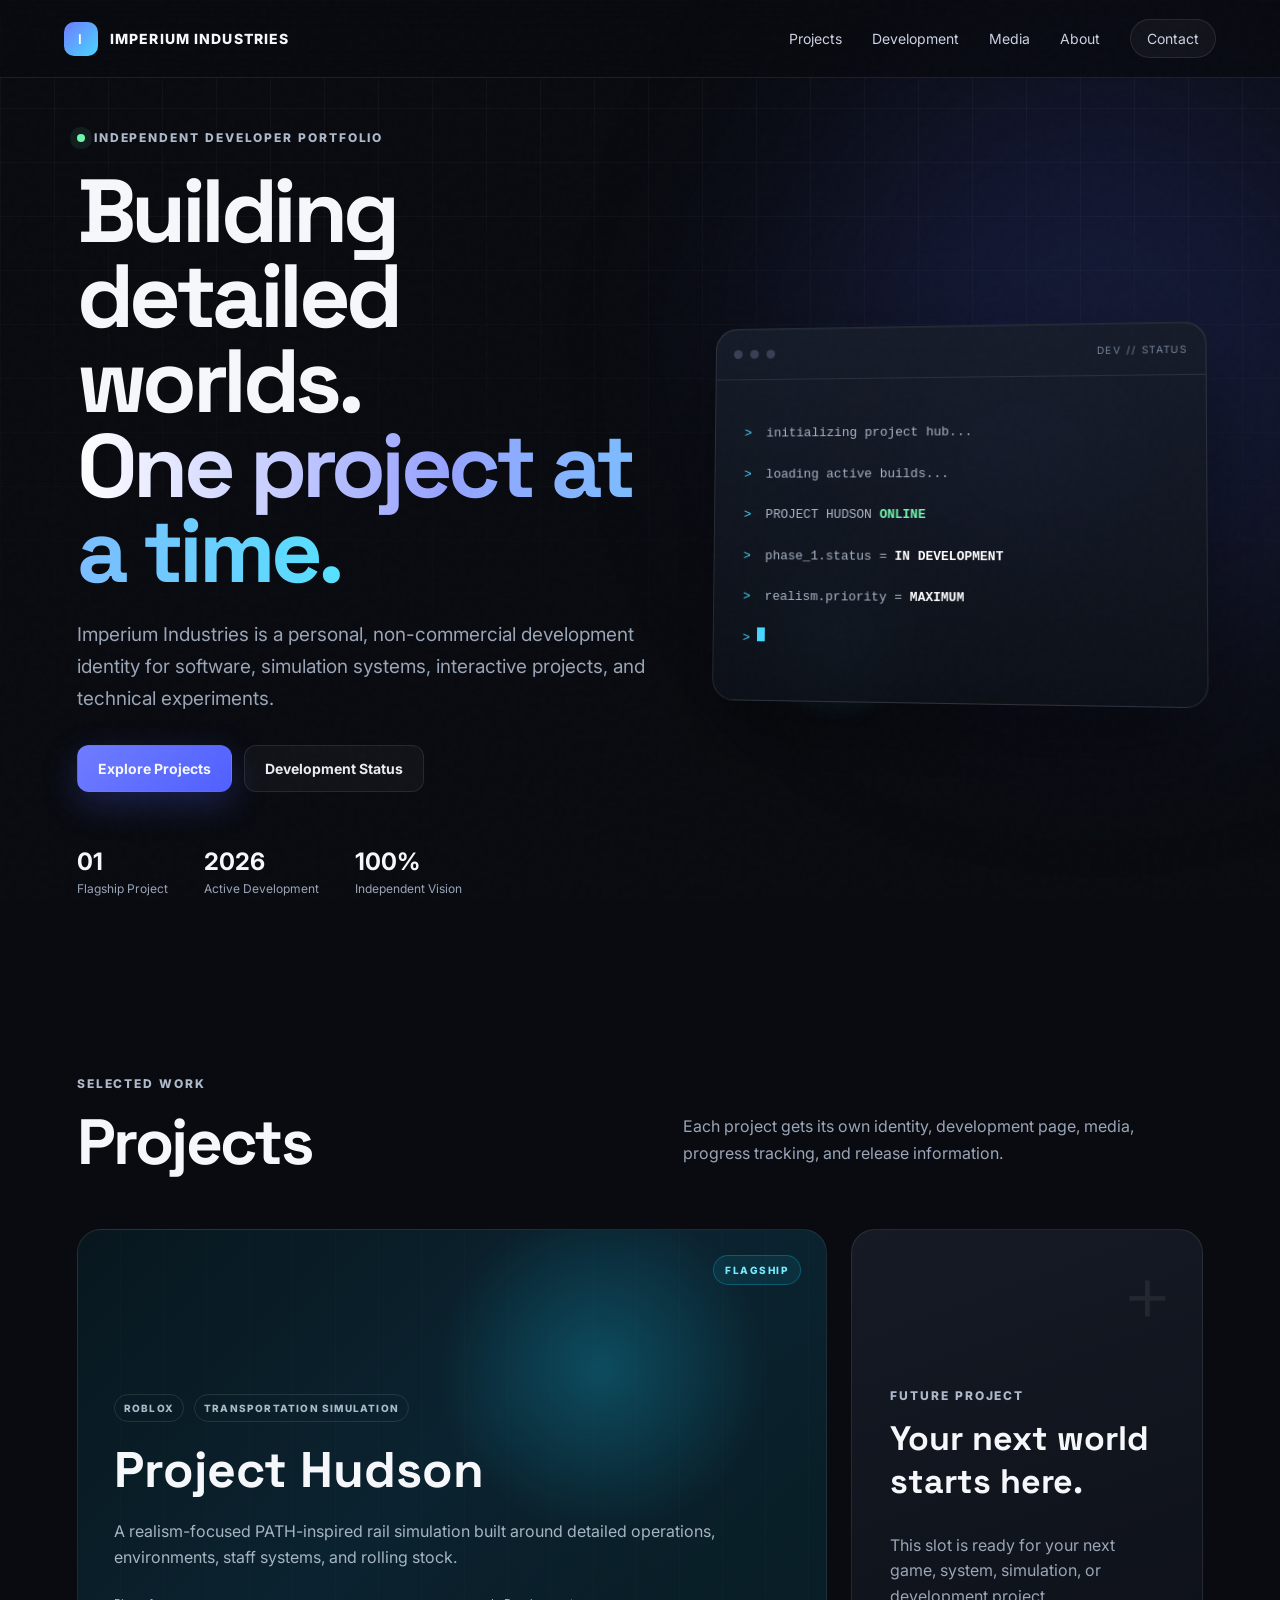
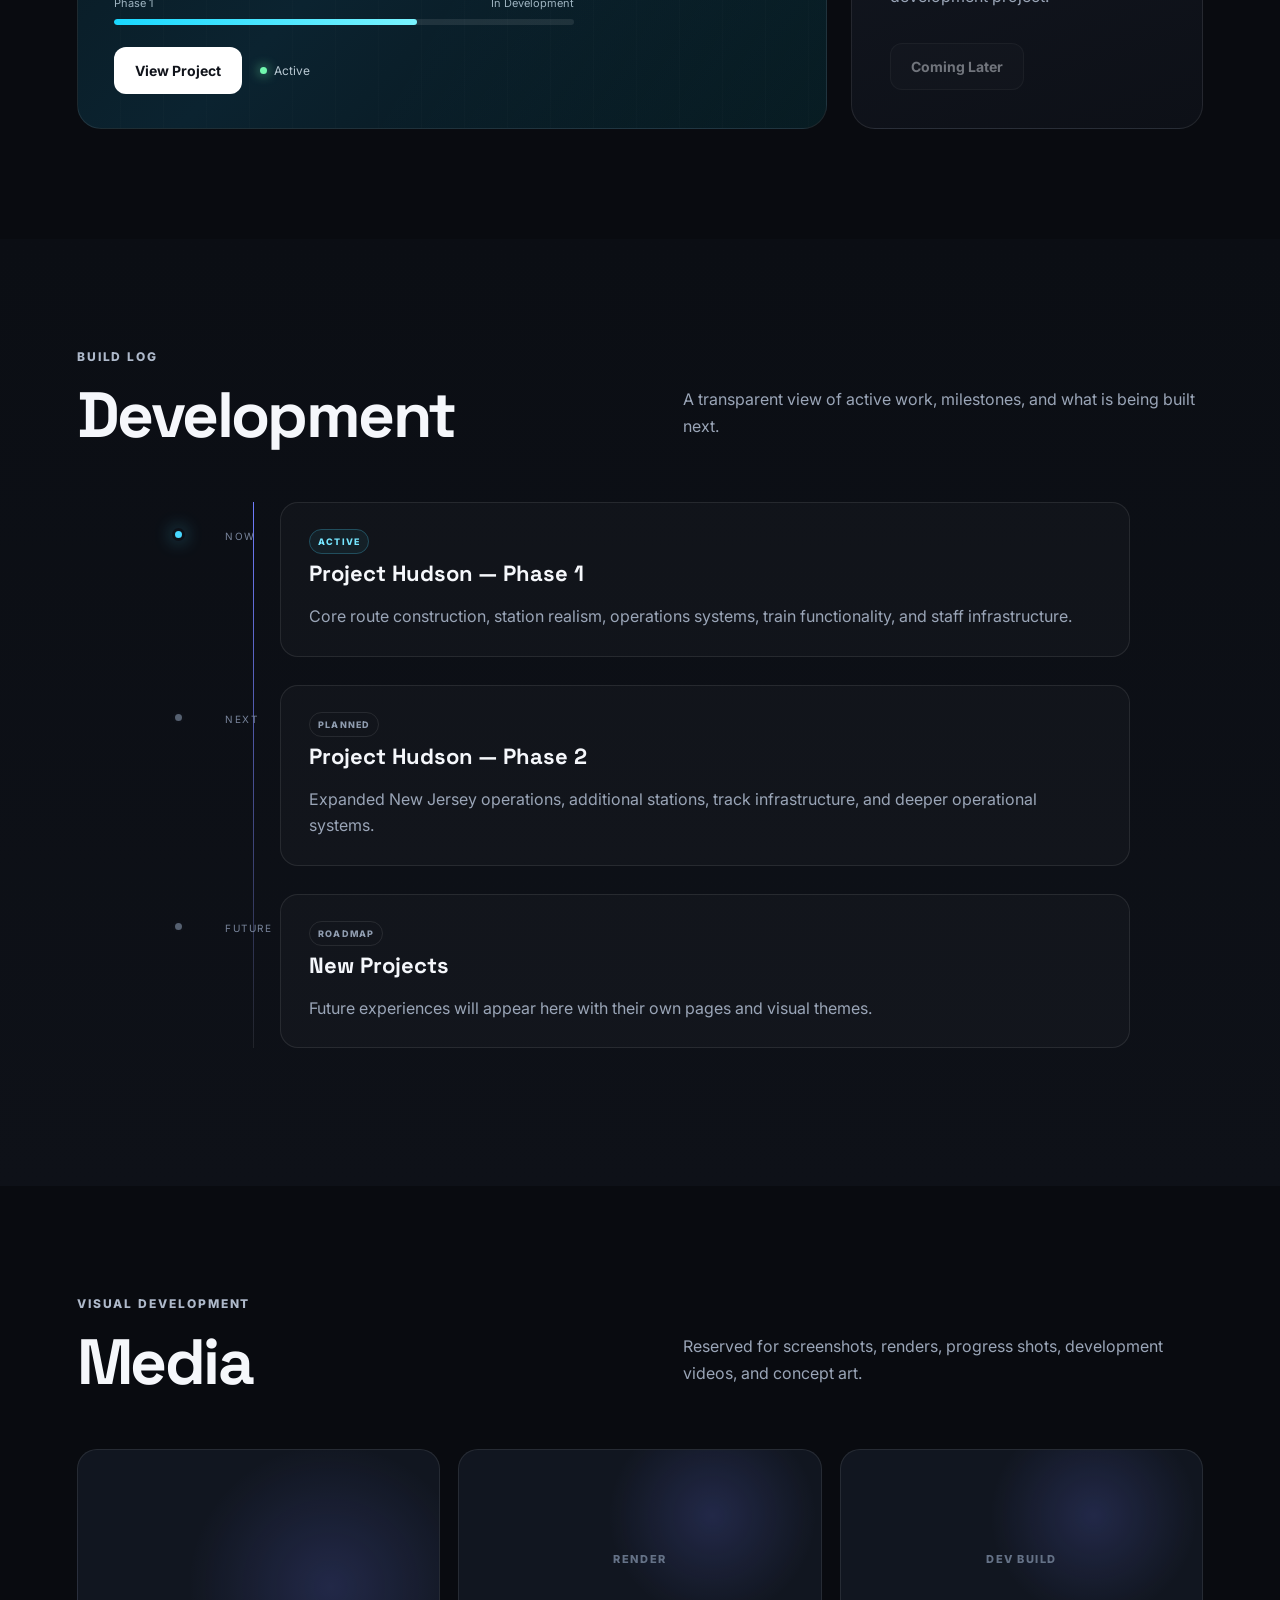
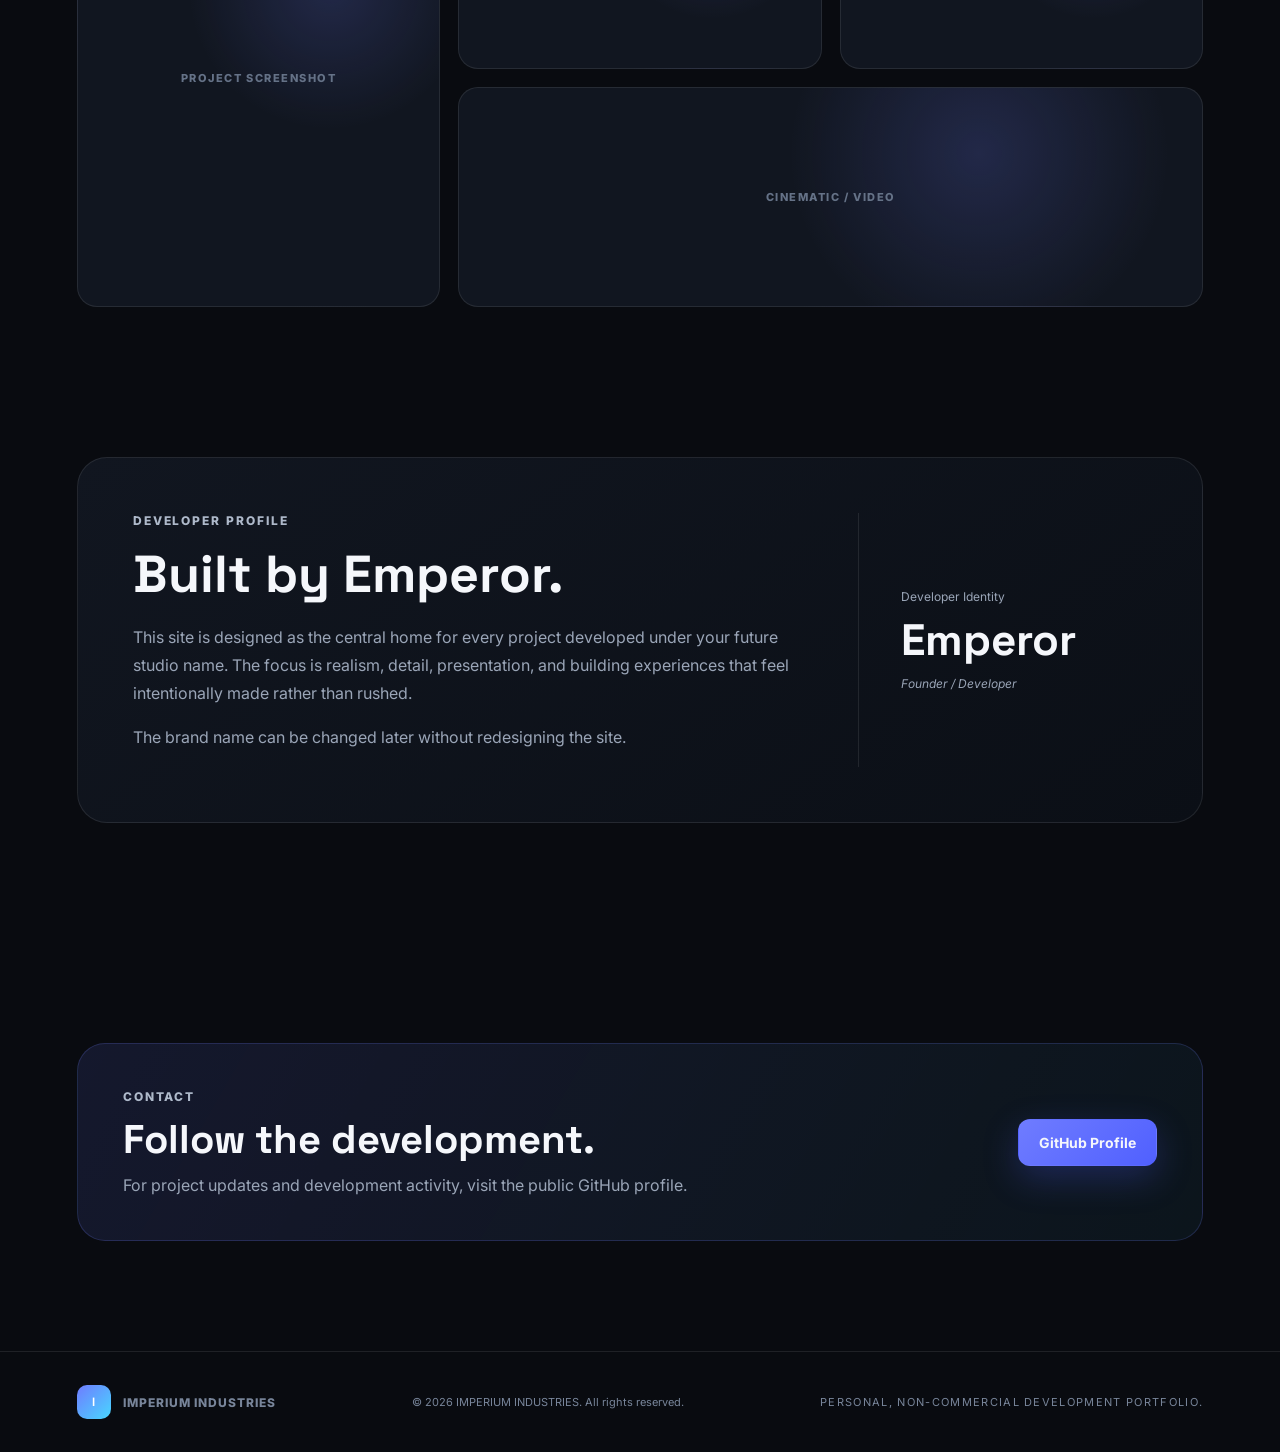
<file: index.html>
<!DOCTYPE html>
<html lang="en">
<head>
  <meta charset="UTF-8" />
  <meta name="viewport" content="width=device-width, initial-scale=1.0" />
  <meta name="description" content="Independent development studio portfolio and project hub." />
  <title>Imperium Industries | Development Projects</title>
  <link rel="preconnect" href="https://fonts.googleapis.com">
  <link rel="preconnect" href="https://fonts.gstatic.com" crossorigin>
  <link href="https://fonts.googleapis.com/css2?family=Inter:wght@400;500;600;700;800&family=Space+Grotesk:wght@500;600;700&display=swap" rel="stylesheet">
  <link rel="stylesheet" href="styles.css" />
</head>
<body>
  <div class="noise"></div>
  <header class="site-header">
    <a href="#home" class="brand" aria-label="Home">
      <span class="brand-mark">I</span>
      <span class="brand-text" data-studio-name>IMPERIUM INDUSTRIES</span>
    </a>
    <button class="menu-toggle" aria-label="Toggle navigation">☰</button>
    <nav class="nav-links">
      <a href="#projects">Projects</a>
      <a href="#development">Development</a>
      <a href="#media">Media</a>
      <a href="#about">About</a>
      <a href="#contact" class="nav-cta">Contact</a>
    </nav>
  </header>

  <main>
    <section class="hero" id="home">
      <div class="hero-grid"></div>
      <div class="hero-content reveal">
        <div class="eyebrow"><span class="status-dot"></span> Independent Developer Portfolio</div>
        <h1>Building detailed worlds.<br><span>One project at a time.</span></h1>
        <p class="hero-copy">Imperium Industries is a personal, non-commercial development identity for software, simulation systems, interactive projects, and technical experiments.</p>
        <div class="hero-actions">
          <a href="#projects" class="btn btn-primary">Explore Projects</a>
          <a href="#development" class="btn btn-secondary">Development Status</a>
        </div>
        <div class="hero-stats">
          <div><strong>01</strong><span>Flagship Project</span></div>
          <div><strong>2026</strong><span>Active Development</span></div>
          <div><strong>100%</strong><span>Independent Vision</span></div>
        </div>
      </div>
      <div class="hero-visual reveal delay-1">
        <div class="orb orb-one"></div>
        <div class="orb orb-two"></div>
        <div class="terminal-card glass-card">
          <div class="terminal-topbar">
            <span></span><span></span><span></span>
            <em>DEV // STATUS</em>
          </div>
          <div class="terminal-body">
            <p><span class="prompt">></span> initializing project hub...</p>
            <p><span class="prompt">></span> loading active builds...</p>
            <p><span class="prompt">></span> PROJECT HUDSON <b class="ok">ONLINE</b></p>
            <p><span class="prompt">></span> phase_1.status = <b>IN DEVELOPMENT</b></p>
            <p><span class="prompt">></span> realism.priority = <b>MAXIMUM</b></p>
            <p class="cursor-line"><span class="prompt">></span><span class="cursor"></span></p>
          </div>
        </div>
      </div>
    </section>

    <section class="section" id="projects">
      <div class="section-heading reveal">
        <div>
          <span class="eyebrow">Selected Work</span>
          <h2>Projects</h2>
        </div>
        <p>Each project gets its own identity, development page, media, progress tracking, and release information.</p>
      </div>

      <div class="projects-grid">
        <article class="project-card hudson reveal">
          <div class="project-card-bg"></div>
          <div class="project-badge">FLAGSHIP</div>
          <div class="project-content">
            <div class="project-meta"><span>ROBLOX</span><span>TRANSPORTATION SIMULATION</span></div>
            <h3>Project Hudson</h3>
            <p>A realism-focused PATH-inspired rail simulation built around detailed operations, environments, staff systems, and rolling stock.</p>
            <div class="project-progress">
              <div class="progress-label"><span>Phase 1</span><span>In Development</span></div>
              <div class="progress-track"><div class="progress-fill" style="width:66%"></div></div>
            </div>
            <div class="project-actions">
              <a class="btn btn-light" href="project-hudson.html">View Project</a>
              <span class="live-chip"><span></span> Active</span>
            </div>
          </div>
        </article>

        <article class="project-card placeholder-card reveal delay-1">
          <div class="placeholder-icon">+</div>
          <span class="eyebrow">Future Project</span>
          <h3>Your next world starts here.</h3>
          <p>This slot is ready for your next game, system, simulation, or development project.</p>
          <button class="btn btn-secondary" disabled>Coming Later</button>
        </article>
      </div>
    </section>

    <section class="section development-section" id="development">
      <div class="section-heading reveal">
        <div>
          <span class="eyebrow">Build Log</span>
          <h2>Development</h2>
        </div>
        <p>A transparent view of active work, milestones, and what is being built next.</p>
      </div>

      <div class="timeline reveal">
        <div class="timeline-line"></div>
        <div class="timeline-item active">
          <div class="timeline-node"></div>
          <div class="timeline-date">NOW</div>
          <div class="timeline-card">
            <span class="tag active-tag">ACTIVE</span>
            <h3>Project Hudson — Phase 1</h3>
            <p>Core route construction, station realism, operations systems, train functionality, and staff infrastructure.</p>
          </div>
        </div>
        <div class="timeline-item">
          <div class="timeline-node"></div>
          <div class="timeline-date">NEXT</div>
          <div class="timeline-card">
            <span class="tag">PLANNED</span>
            <h3>Project Hudson — Phase 2</h3>
            <p>Expanded New Jersey operations, additional stations, track infrastructure, and deeper operational systems.</p>
          </div>
        </div>
        <div class="timeline-item">
          <div class="timeline-node"></div>
          <div class="timeline-date">FUTURE</div>
          <div class="timeline-card">
            <span class="tag">ROADMAP</span>
            <h3>New Projects</h3>
            <p>Future experiences will appear here with their own pages and visual themes.</p>
          </div>
        </div>
      </div>
    </section>

    <section class="section" id="media">
      <div class="section-heading reveal">
        <div>
          <span class="eyebrow">Visual Development</span>
          <h2>Media</h2>
        </div>
        <p>Reserved for screenshots, renders, progress shots, development videos, and concept art.</p>
      </div>
      <div class="media-grid reveal">
        <div class="media-tile large"><div class="media-placeholder">PROJECT SCREENSHOT</div></div>
        <div class="media-tile"><div class="media-placeholder">RENDER</div></div>
        <div class="media-tile"><div class="media-placeholder">DEV BUILD</div></div>
        <div class="media-tile wide"><div class="media-placeholder">CINEMATIC / VIDEO</div></div>
      </div>
    </section>

    <section class="section about-section" id="about">
      <div class="about-card reveal">
        <div>
          <span class="eyebrow">Developer Profile</span>
          <h2>Built by Emperor.</h2>
          <p>This site is designed as the central home for every project developed under your future studio name. The focus is realism, detail, presentation, and building experiences that feel intentionally made rather than rushed.</p>
          <p>The brand name can be changed later without redesigning the site.</p>
        </div>
        <div class="signature-block">
          <span>Developer Identity</span>
          <strong>Emperor</strong>
          <em>Founder / Developer</em>
        </div>
      </div>
    </section>

    <section class="section contact-section" id="contact">
      <div class="contact-card reveal">
        <div>
          <span class="eyebrow">Contact</span>
          <h2>Follow the development.</h2>
          <p>For project updates and development activity, visit the public GitHub profile.</p>
        </div>
        <a href="https://github.com/KingEmperorz" class="btn btn-primary" target="_blank" rel="noopener">GitHub Profile</a>
      </div>
    </section>
  </main>

  <footer>
    <div class="brand compact"><span class="brand-mark">I</span><span data-studio-name>IMPERIUM INDUSTRIES</span></div>
    <p>© <span id="year"></span> <span data-studio-name>IMPERIUM INDUSTRIES</span>. All rights reserved.</p>
    <p class="footer-note">Personal, non-commercial development portfolio.</p>
  </footer>

  <script src="script.js"></script>
</body>
</html>
</file>
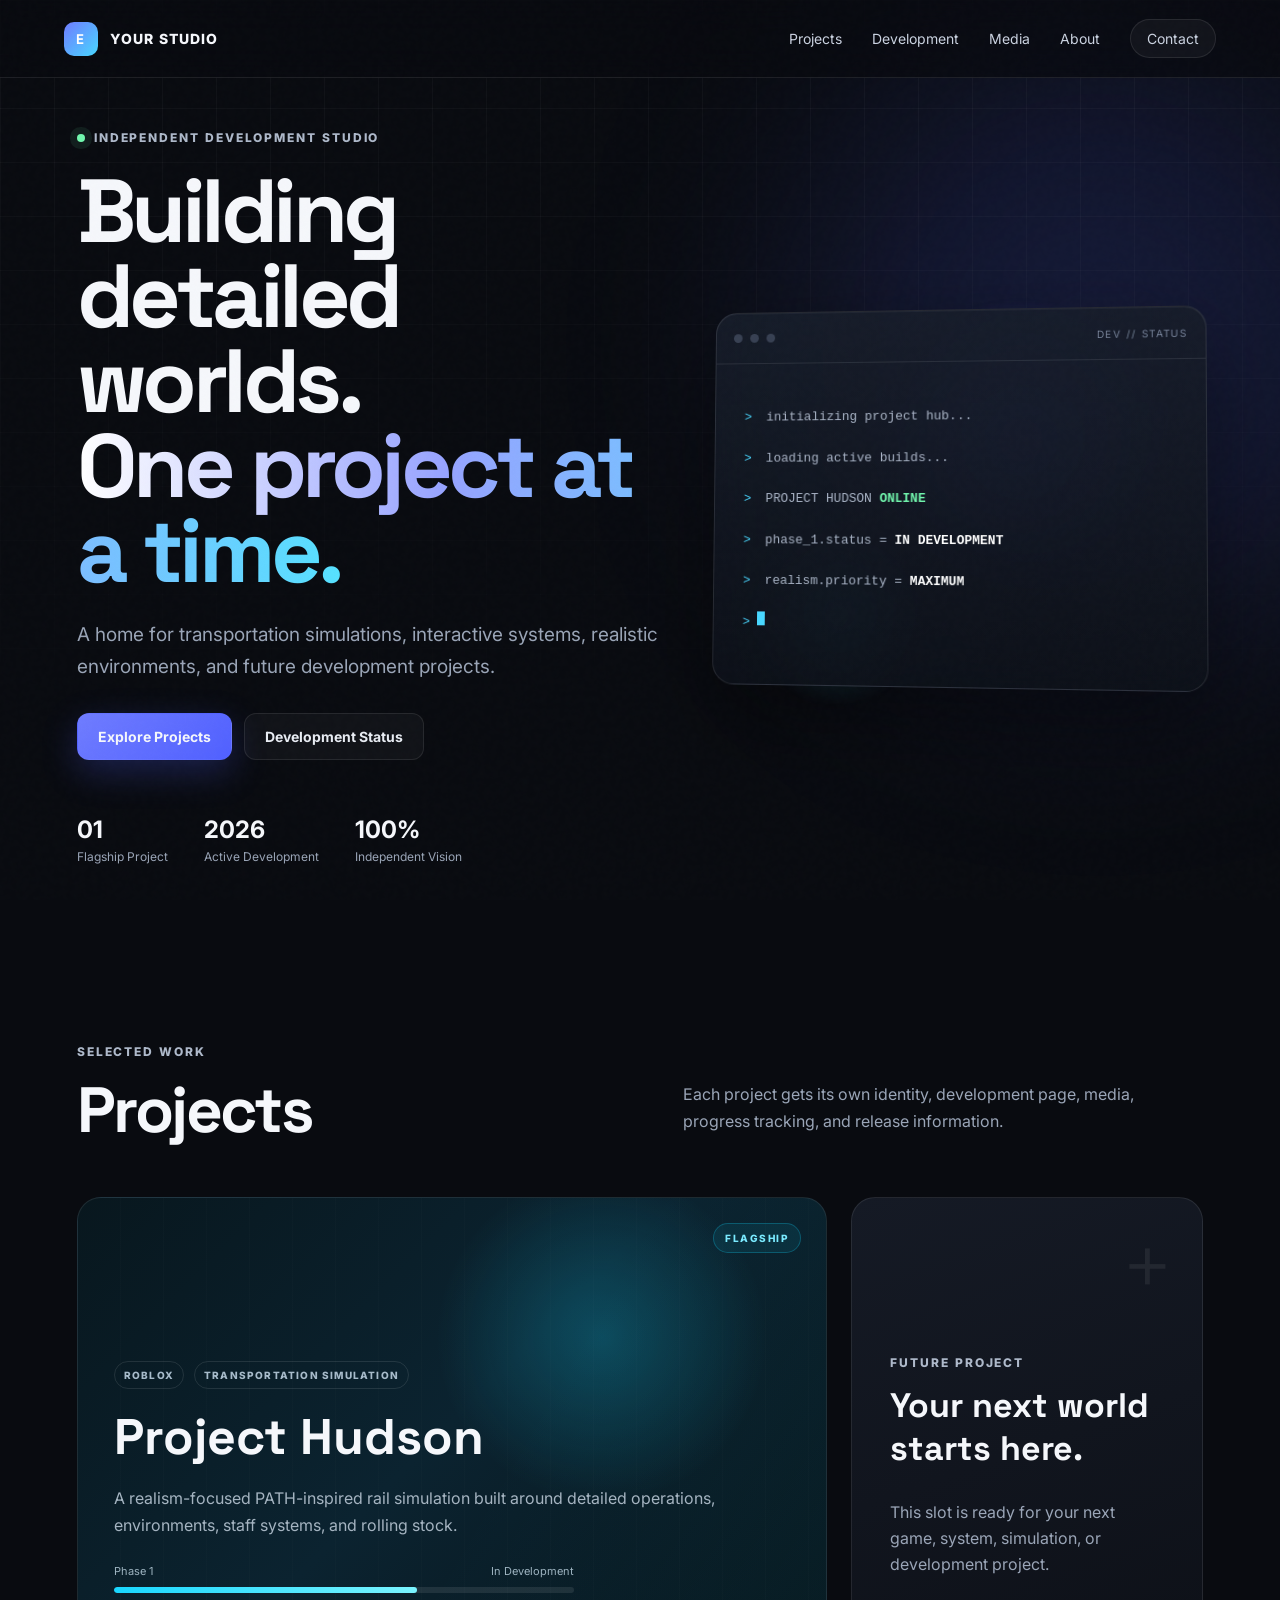
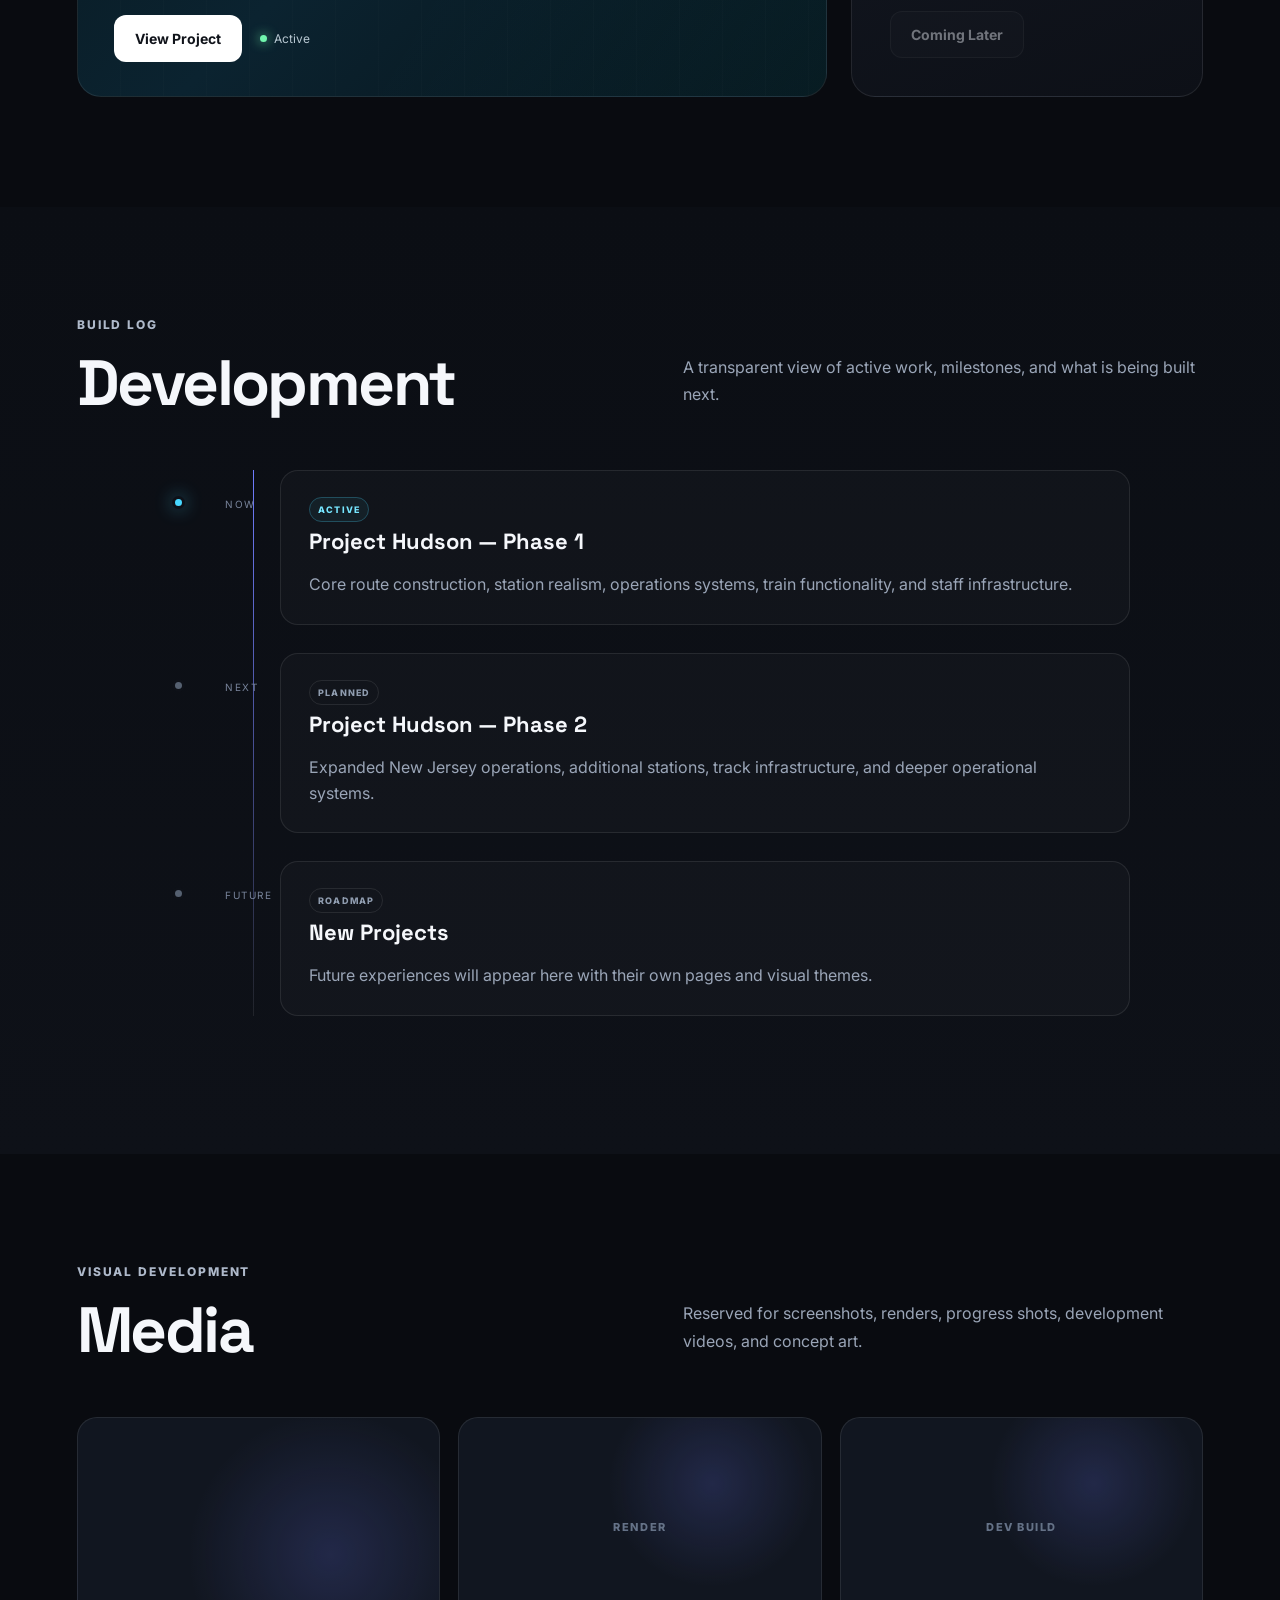
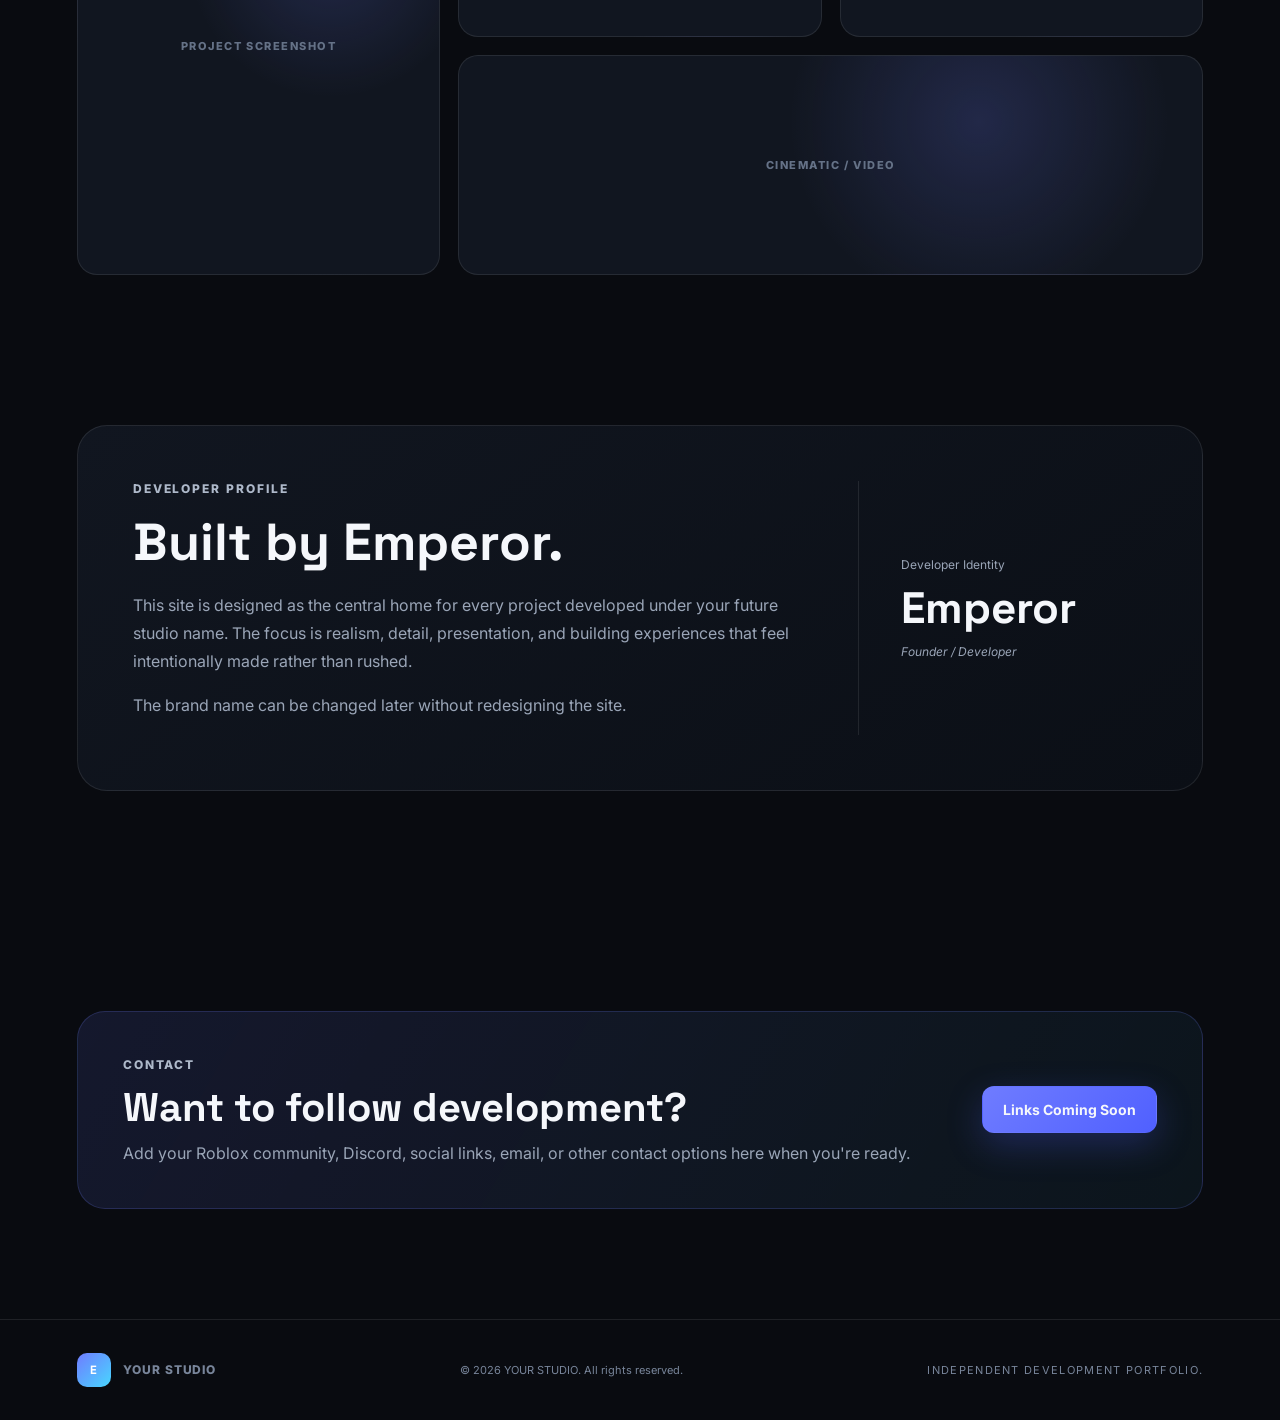
<file: emperor-dev-site/index.html>
<!DOCTYPE html>
<html lang="en">
<head>
  <meta charset="UTF-8" />
  <meta name="viewport" content="width=device-width, initial-scale=1.0" />
  <meta name="description" content="Independent development studio portfolio and project hub." />
  <title>Studio | Development Projects</title>
  <link rel="preconnect" href="https://fonts.googleapis.com">
  <link rel="preconnect" href="https://fonts.gstatic.com" crossorigin>
  <link href="https://fonts.googleapis.com/css2?family=Inter:wght@400;500;600;700;800&family=Space+Grotesk:wght@500;600;700&display=swap" rel="stylesheet">
  <link rel="stylesheet" href="styles.css" />
</head>
<body>
  <div class="noise"></div>
  <header class="site-header">
    <a href="#home" class="brand" aria-label="Home">
      <span class="brand-mark">E</span>
      <span class="brand-text" data-studio-name>YOUR STUDIO</span>
    </a>
    <button class="menu-toggle" aria-label="Toggle navigation">☰</button>
    <nav class="nav-links">
      <a href="#projects">Projects</a>
      <a href="#development">Development</a>
      <a href="#media">Media</a>
      <a href="#about">About</a>
      <a href="#contact" class="nav-cta">Contact</a>
    </nav>
  </header>

  <main>
    <section class="hero" id="home">
      <div class="hero-grid"></div>
      <div class="hero-content reveal">
        <div class="eyebrow"><span class="status-dot"></span> Independent Development Studio</div>
        <h1>Building detailed worlds.<br><span>One project at a time.</span></h1>
        <p class="hero-copy">A home for transportation simulations, interactive systems, realistic environments, and future development projects.</p>
        <div class="hero-actions">
          <a href="#projects" class="btn btn-primary">Explore Projects</a>
          <a href="#development" class="btn btn-secondary">Development Status</a>
        </div>
        <div class="hero-stats">
          <div><strong>01</strong><span>Flagship Project</span></div>
          <div><strong>2026</strong><span>Active Development</span></div>
          <div><strong>100%</strong><span>Independent Vision</span></div>
        </div>
      </div>
      <div class="hero-visual reveal delay-1">
        <div class="orb orb-one"></div>
        <div class="orb orb-two"></div>
        <div class="terminal-card glass-card">
          <div class="terminal-topbar">
            <span></span><span></span><span></span>
            <em>DEV // STATUS</em>
          </div>
          <div class="terminal-body">
            <p><span class="prompt">></span> initializing project hub...</p>
            <p><span class="prompt">></span> loading active builds...</p>
            <p><span class="prompt">></span> PROJECT HUDSON <b class="ok">ONLINE</b></p>
            <p><span class="prompt">></span> phase_1.status = <b>IN DEVELOPMENT</b></p>
            <p><span class="prompt">></span> realism.priority = <b>MAXIMUM</b></p>
            <p class="cursor-line"><span class="prompt">></span><span class="cursor"></span></p>
          </div>
        </div>
      </div>
    </section>

    <section class="section" id="projects">
      <div class="section-heading reveal">
        <div>
          <span class="eyebrow">Selected Work</span>
          <h2>Projects</h2>
        </div>
        <p>Each project gets its own identity, development page, media, progress tracking, and release information.</p>
      </div>

      <div class="projects-grid">
        <article class="project-card hudson reveal">
          <div class="project-card-bg"></div>
          <div class="project-badge">FLAGSHIP</div>
          <div class="project-content">
            <div class="project-meta"><span>ROBLOX</span><span>TRANSPORTATION SIMULATION</span></div>
            <h3>Project Hudson</h3>
            <p>A realism-focused PATH-inspired rail simulation built around detailed operations, environments, staff systems, and rolling stock.</p>
            <div class="project-progress">
              <div class="progress-label"><span>Phase 1</span><span>In Development</span></div>
              <div class="progress-track"><div class="progress-fill" style="width:66%"></div></div>
            </div>
            <div class="project-actions">
              <a class="btn btn-light" href="project-hudson.html">View Project</a>
              <span class="live-chip"><span></span> Active</span>
            </div>
          </div>
        </article>

        <article class="project-card placeholder-card reveal delay-1">
          <div class="placeholder-icon">+</div>
          <span class="eyebrow">Future Project</span>
          <h3>Your next world starts here.</h3>
          <p>This slot is ready for your next game, system, simulation, or development project.</p>
          <button class="btn btn-secondary" disabled>Coming Later</button>
        </article>
      </div>
    </section>

    <section class="section development-section" id="development">
      <div class="section-heading reveal">
        <div>
          <span class="eyebrow">Build Log</span>
          <h2>Development</h2>
        </div>
        <p>A transparent view of active work, milestones, and what is being built next.</p>
      </div>

      <div class="timeline reveal">
        <div class="timeline-line"></div>
        <div class="timeline-item active">
          <div class="timeline-node"></div>
          <div class="timeline-date">NOW</div>
          <div class="timeline-card">
            <span class="tag active-tag">ACTIVE</span>
            <h3>Project Hudson — Phase 1</h3>
            <p>Core route construction, station realism, operations systems, train functionality, and staff infrastructure.</p>
          </div>
        </div>
        <div class="timeline-item">
          <div class="timeline-node"></div>
          <div class="timeline-date">NEXT</div>
          <div class="timeline-card">
            <span class="tag">PLANNED</span>
            <h3>Project Hudson — Phase 2</h3>
            <p>Expanded New Jersey operations, additional stations, track infrastructure, and deeper operational systems.</p>
          </div>
        </div>
        <div class="timeline-item">
          <div class="timeline-node"></div>
          <div class="timeline-date">FUTURE</div>
          <div class="timeline-card">
            <span class="tag">ROADMAP</span>
            <h3>New Projects</h3>
            <p>Future experiences will appear here with their own pages and visual themes.</p>
          </div>
        </div>
      </div>
    </section>

    <section class="section" id="media">
      <div class="section-heading reveal">
        <div>
          <span class="eyebrow">Visual Development</span>
          <h2>Media</h2>
        </div>
        <p>Reserved for screenshots, renders, progress shots, development videos, and concept art.</p>
      </div>
      <div class="media-grid reveal">
        <div class="media-tile large"><div class="media-placeholder">PROJECT SCREENSHOT</div></div>
        <div class="media-tile"><div class="media-placeholder">RENDER</div></div>
        <div class="media-tile"><div class="media-placeholder">DEV BUILD</div></div>
        <div class="media-tile wide"><div class="media-placeholder">CINEMATIC / VIDEO</div></div>
      </div>
    </section>

    <section class="section about-section" id="about">
      <div class="about-card reveal">
        <div>
          <span class="eyebrow">Developer Profile</span>
          <h2>Built by Emperor.</h2>
          <p>This site is designed as the central home for every project developed under your future studio name. The focus is realism, detail, presentation, and building experiences that feel intentionally made rather than rushed.</p>
          <p>The brand name can be changed later without redesigning the site.</p>
        </div>
        <div class="signature-block">
          <span>Developer Identity</span>
          <strong>Emperor</strong>
          <em>Founder / Developer</em>
        </div>
      </div>
    </section>

    <section class="section contact-section" id="contact">
      <div class="contact-card reveal">
        <div>
          <span class="eyebrow">Contact</span>
          <h2>Want to follow development?</h2>
          <p>Add your Roblox community, Discord, social links, email, or other contact options here when you're ready.</p>
        </div>
        <a href="#" class="btn btn-primary" onclick="return false;">Links Coming Soon</a>
      </div>
    </section>
  </main>

  <footer>
    <div class="brand compact"><span class="brand-mark">E</span><span data-studio-name>YOUR STUDIO</span></div>
    <p>© <span id="year"></span> <span data-studio-name>YOUR STUDIO</span>. All rights reserved.</p>
    <p class="footer-note">Independent development portfolio.</p>
  </footer>

  <script src="script.js"></script>
</body>
</html>
</file>
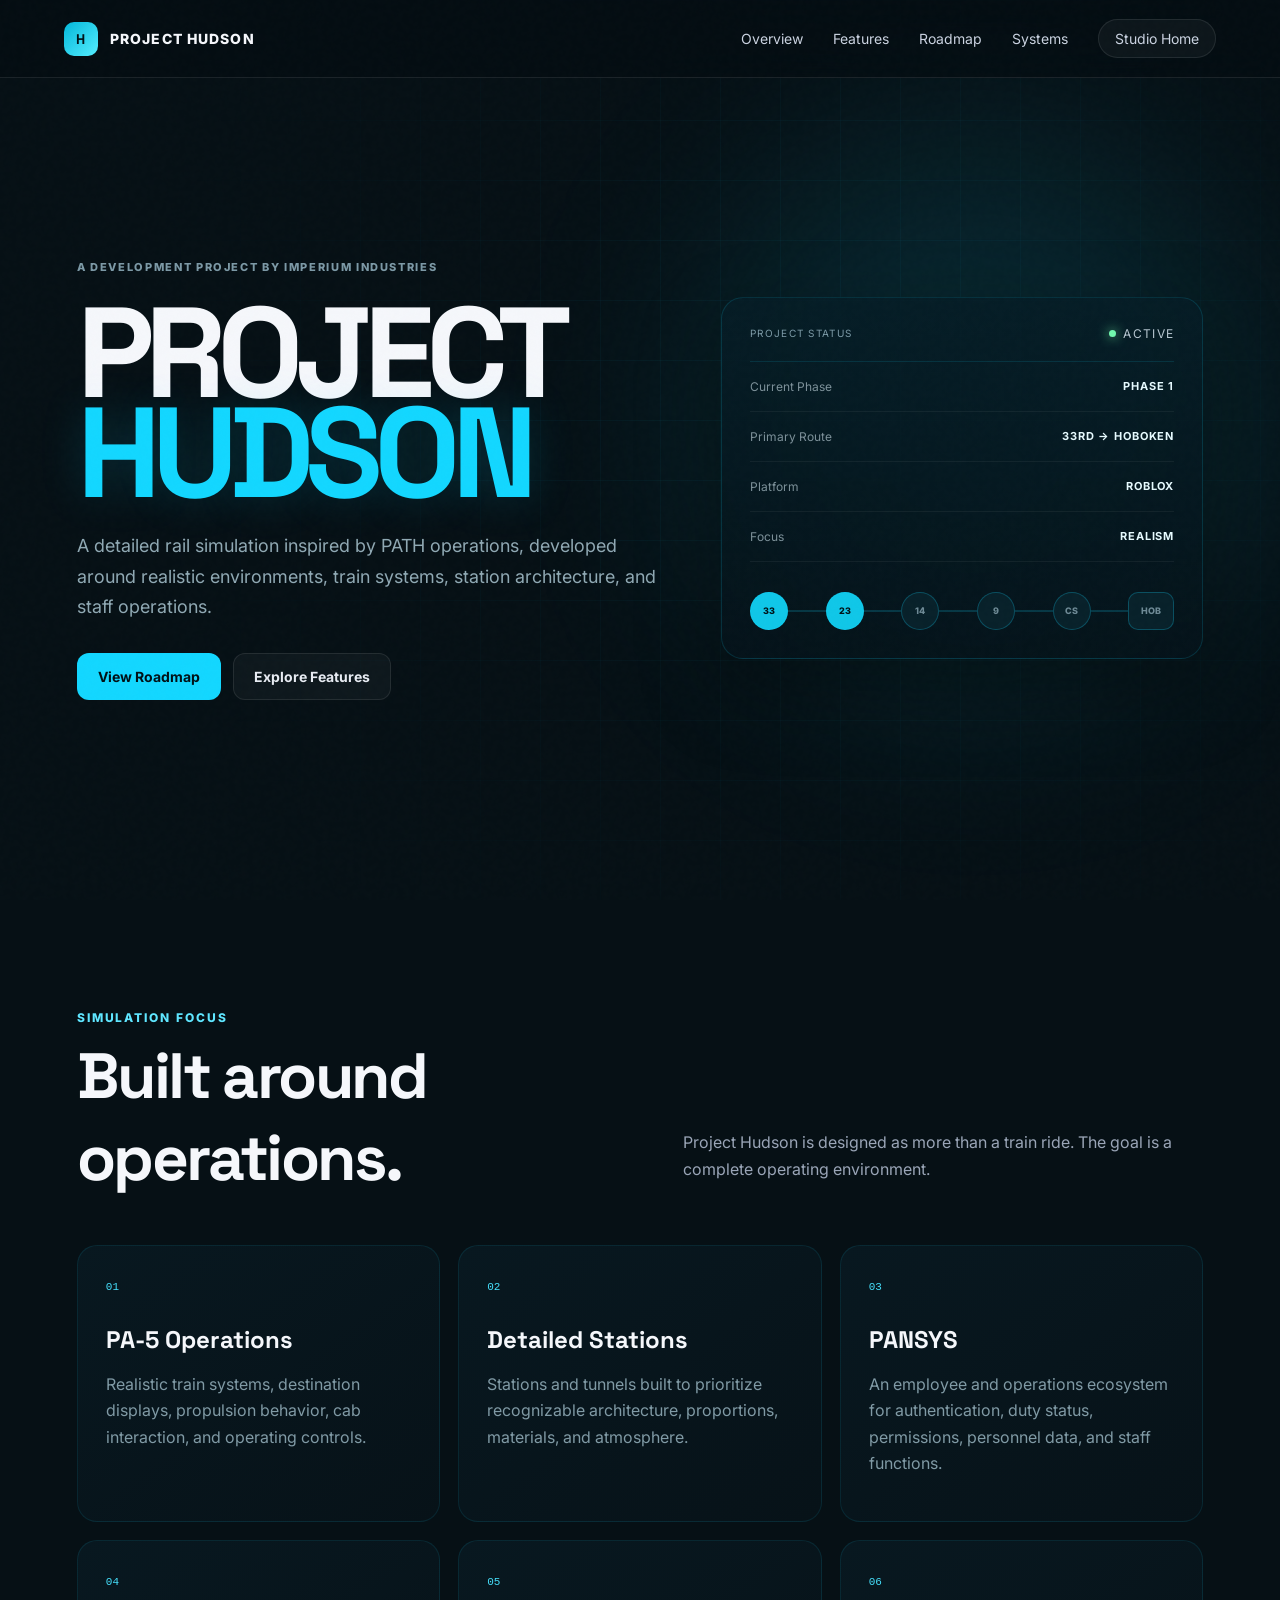
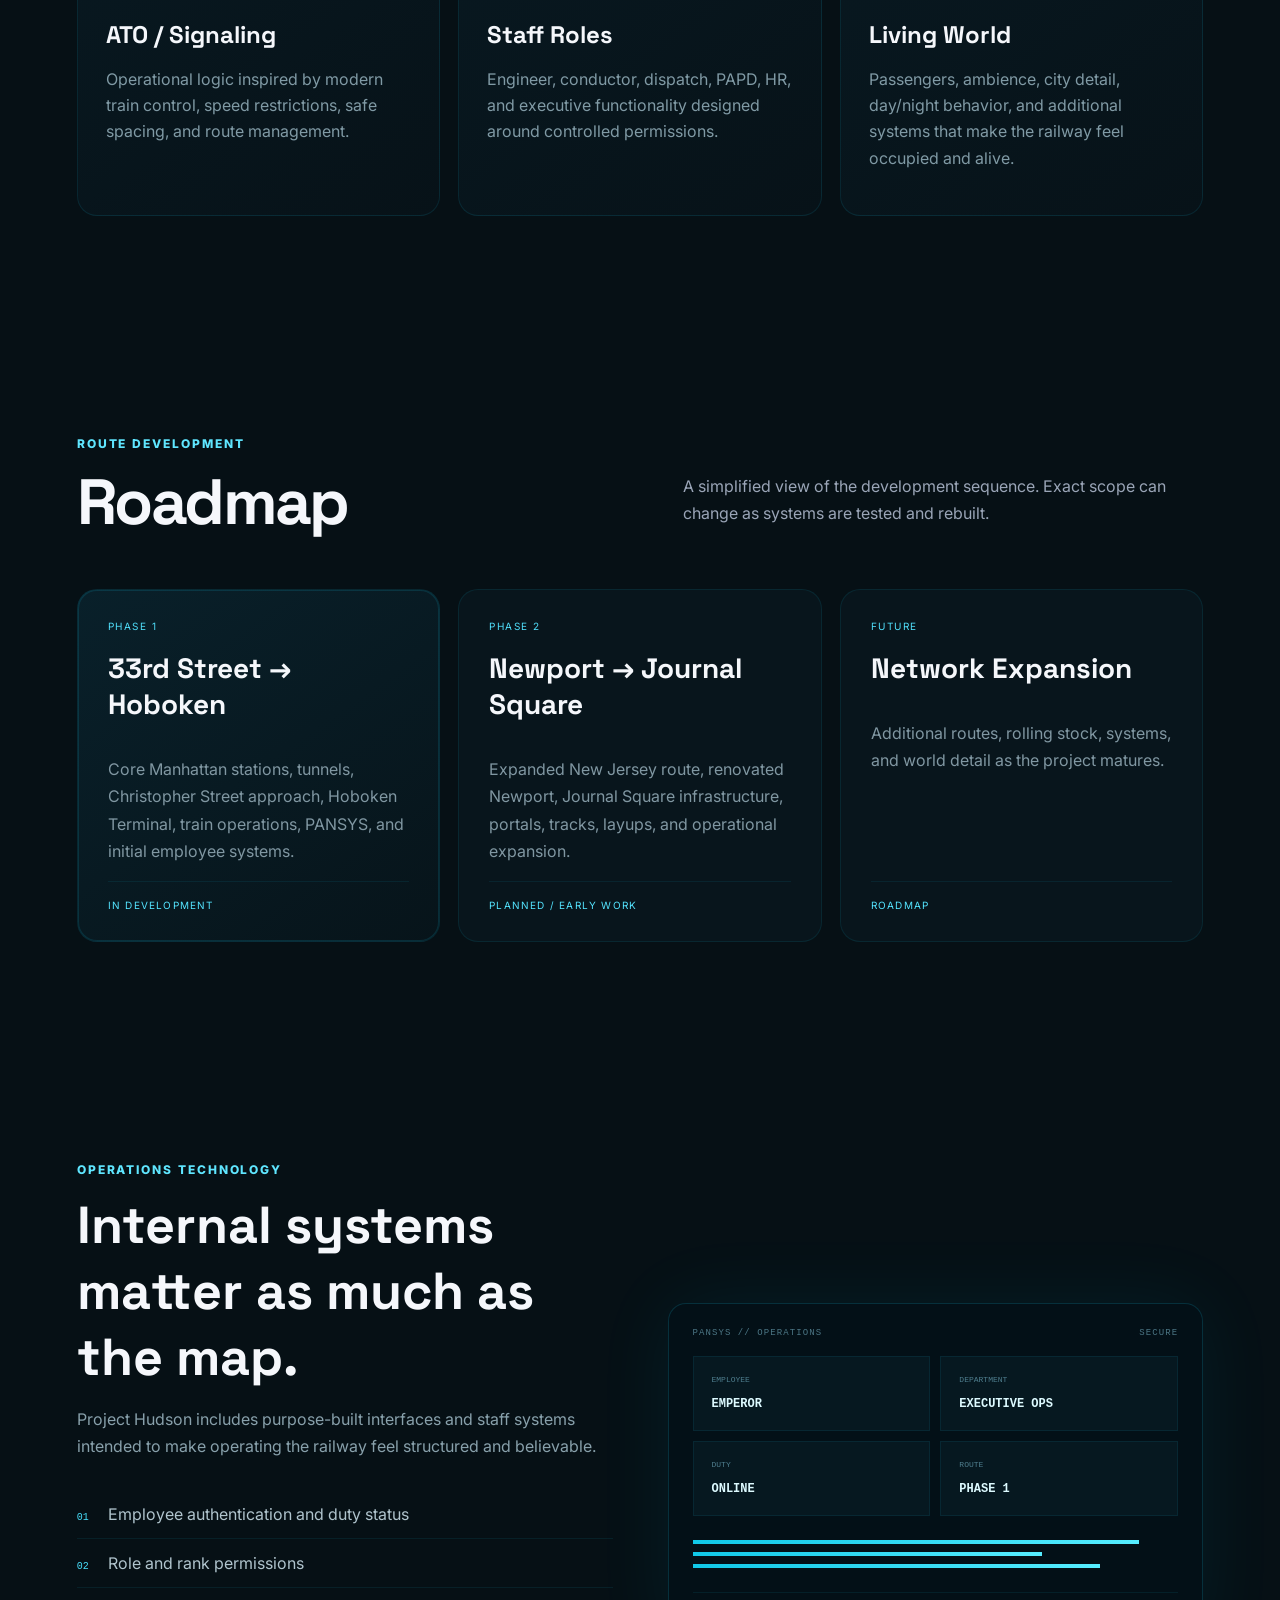
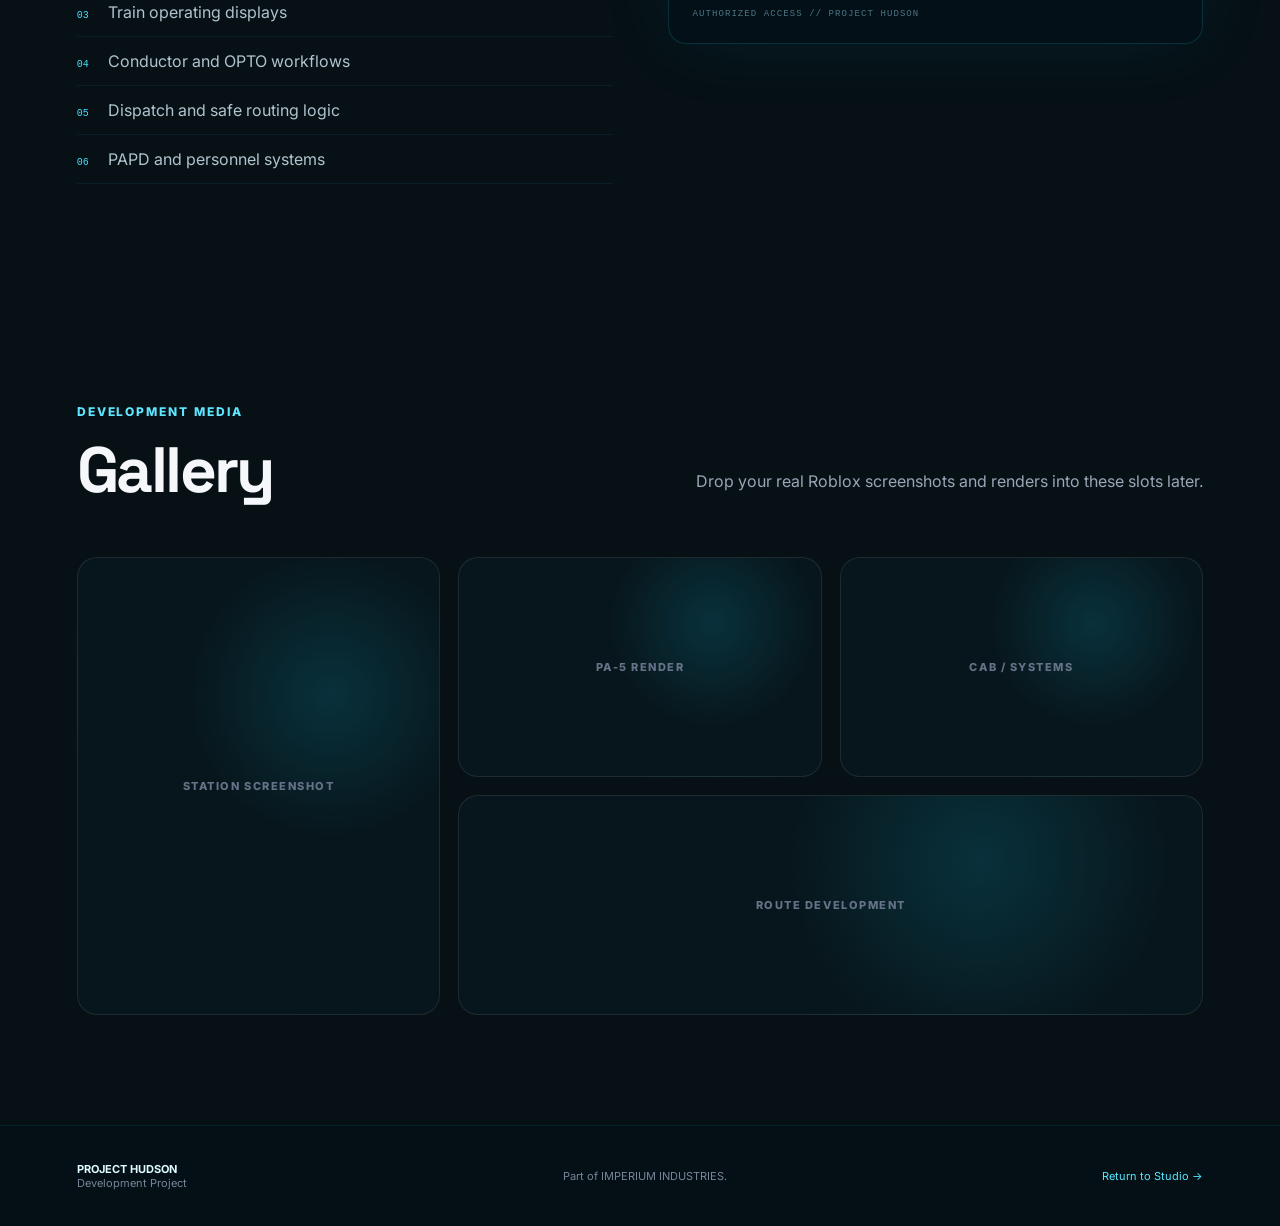
<file: project-hudson.html>
<!DOCTYPE html>
<html lang="en">
<head>
  <meta charset="UTF-8" />
  <meta name="viewport" content="width=device-width, initial-scale=1.0" />
  <meta name="description" content="Project Hudson development page." />
  <title>Project Hudson | Imperium Industries</title>
  <link rel="preconnect" href="https://fonts.googleapis.com">
  <link rel="preconnect" href="https://fonts.gstatic.com" crossorigin>
  <link href="https://fonts.googleapis.com/css2?family=Inter:wght@400;500;600;700;800&family=Space+Grotesk:wght@500;600;700&display=swap" rel="stylesheet">
  <link rel="stylesheet" href="styles.css" />
</head>
<body class="hudson-page">
  <div class="noise"></div>
  <header class="site-header hudson-header">
    <a href="index.html" class="brand"><span class="brand-mark hudson-mark">H</span><span>PROJECT HUDSON</span></a>
    <button class="menu-toggle" aria-label="Toggle navigation">☰</button>
    <nav class="nav-links">
      <a href="#overview">Overview</a>
      <a href="#features">Features</a>
      <a href="#roadmap">Roadmap</a>
      <a href="#systems">Systems</a>
      <a href="index.html" class="nav-cta">Studio Home</a>
    </nav>
  </header>

  <main>
    <section class="hudson-hero" id="overview">
      <div class="hudson-lines"></div>
      <div class="hudson-hero-content reveal">
        <span class="project-kicker">A DEVELOPMENT PROJECT BY <span data-studio-name>IMPERIUM INDUSTRIES</span></span>
        <h1>PROJECT<br><span>HUDSON</span></h1>
        <p>A detailed rail simulation inspired by PATH operations, developed around realistic environments, train systems, station architecture, and staff operations.</p>
        <div class="hero-actions">
          <a href="#roadmap" class="btn hudson-btn">View Roadmap</a>
          <a href="#features" class="btn btn-secondary">Explore Features</a>
        </div>
      </div>
      <div class="hudson-status-panel reveal delay-1">
        <div class="status-panel-head"><span>PROJECT STATUS</span><span class="live-chip"><span></span> ACTIVE</span></div>
        <div class="status-row"><span>Current Phase</span><strong>PHASE 1</strong></div>
        <div class="status-row"><span>Primary Route</span><strong>33RD → HOBOKEN</strong></div>
        <div class="status-row"><span>Platform</span><strong>ROBLOX</strong></div>
        <div class="status-row"><span>Focus</span><strong>REALISM</strong></div>
        <div class="route-line">
          <span class="station done">33</span><i></i><span class="station done">23</span><i></i><span class="station">14</span><i></i><span class="station">9</span><i></i><span class="station">CS</span><i></i><span class="station terminal">HOB</span>
        </div>
      </div>
    </section>

    <section class="section hudson-section" id="features">
      <div class="section-heading reveal">
        <div><span class="eyebrow cyan">Simulation Focus</span><h2>Built around operations.</h2></div>
        <p>Project Hudson is designed as more than a train ride. The goal is a complete operating environment.</p>
      </div>
      <div class="feature-grid">
        <div class="feature-card reveal"><span class="feature-number">01</span><h3>PA-5 Operations</h3><p>Realistic train systems, destination displays, propulsion behavior, cab interaction, and operating controls.</p></div>
        <div class="feature-card reveal delay-1"><span class="feature-number">02</span><h3>Detailed Stations</h3><p>Stations and tunnels built to prioritize recognizable architecture, proportions, materials, and atmosphere.</p></div>
        <div class="feature-card reveal delay-2"><span class="feature-number">03</span><h3>PANSYS</h3><p>An employee and operations ecosystem for authentication, duty status, permissions, personnel data, and staff functions.</p></div>
        <div class="feature-card reveal"><span class="feature-number">04</span><h3>ATO / Signaling</h3><p>Operational logic inspired by modern train control, speed restrictions, safe spacing, and route management.</p></div>
        <div class="feature-card reveal delay-1"><span class="feature-number">05</span><h3>Staff Roles</h3><p>Engineer, conductor, dispatch, PAPD, HR, and executive functionality designed around controlled permissions.</p></div>
        <div class="feature-card reveal delay-2"><span class="feature-number">06</span><h3>Living World</h3><p>Passengers, ambience, city detail, day/night behavior, and additional systems that make the railway feel occupied and alive.</p></div>
      </div>
    </section>

    <section class="section hudson-section" id="roadmap">
      <div class="section-heading reveal">
        <div><span class="eyebrow cyan">Route Development</span><h2>Roadmap</h2></div>
        <p>A simplified view of the development sequence. Exact scope can change as systems are tested and rebuilt.</p>
      </div>
      <div class="roadmap-grid">
        <div class="roadmap-card active reveal"><span>PHASE 1</span><h3>33rd Street → Hoboken</h3><p>Core Manhattan stations, tunnels, Christopher Street approach, Hoboken Terminal, train operations, PANSYS, and initial employee systems.</p><div class="roadmap-state">IN DEVELOPMENT</div></div>
        <div class="roadmap-card reveal delay-1"><span>PHASE 2</span><h3>Newport → Journal Square</h3><p>Expanded New Jersey route, renovated Newport, Journal Square infrastructure, portals, tracks, layups, and operational expansion.</p><div class="roadmap-state">PLANNED / EARLY WORK</div></div>
        <div class="roadmap-card reveal delay-2"><span>FUTURE</span><h3>Network Expansion</h3><p>Additional routes, rolling stock, systems, and world detail as the project matures.</p><div class="roadmap-state">ROADMAP</div></div>
      </div>
    </section>

    <section class="section hudson-section" id="systems">
      <div class="systems-layout reveal">
        <div class="systems-copy">
          <span class="eyebrow cyan">Operations Technology</span>
          <h2>Internal systems matter as much as the map.</h2>
          <p>Project Hudson includes purpose-built interfaces and staff systems intended to make operating the railway feel structured and believable.</p>
          <ul class="systems-list">
            <li><span>01</span> Employee authentication and duty status</li>
            <li><span>02</span> Role and rank permissions</li>
            <li><span>03</span> Train operating displays</li>
            <li><span>04</span> Conductor and OPTO workflows</li>
            <li><span>05</span> Dispatch and safe routing logic</li>
            <li><span>06</span> PAPD and personnel systems</li>
          </ul>
        </div>
        <div class="systems-screen">
          <div class="screen-head"><span>PANSYS // OPERATIONS</span><span>SECURE</span></div>
          <div class="screen-grid">
            <div><small>EMPLOYEE</small><strong>EMPEROR</strong></div>
            <div><small>DEPARTMENT</small><strong>EXECUTIVE OPS</strong></div>
            <div><small>DUTY</small><strong class="ok">ONLINE</strong></div>
            <div><small>ROUTE</small><strong>PHASE 1</strong></div>
          </div>
          <div class="screen-bars"><span style="width:92%"></span><span style="width:72%"></span><span style="width:84%"></span></div>
          <div class="screen-footer">AUTHORIZED ACCESS // PROJECT HUDSON</div>
        </div>
      </div>
    </section>

    <section class="section hudson-gallery">
      <div class="section-heading reveal">
        <div><span class="eyebrow cyan">Development Media</span><h2>Gallery</h2></div>
        <p>Drop your real Roblox screenshots and renders into these slots later.</p>
      </div>
      <div class="media-grid reveal">
        <div class="media-tile large hudson-media"><div class="media-placeholder">STATION SCREENSHOT</div></div>
        <div class="media-tile hudson-media"><div class="media-placeholder">PA-5 RENDER</div></div>
        <div class="media-tile hudson-media"><div class="media-placeholder">CAB / SYSTEMS</div></div>
        <div class="media-tile wide hudson-media"><div class="media-placeholder">ROUTE DEVELOPMENT</div></div>
      </div>
    </section>
  </main>

  <footer class="hudson-footer">
    <div><strong>PROJECT HUDSON</strong><span>Development Project</span></div>
    <p>Part of <span data-studio-name>IMPERIUM INDUSTRIES</span>.</p>
    <a href="index.html">Return to Studio →</a>
  </footer>

  <script src="script.js"></script>
</body>
</html>
</file>
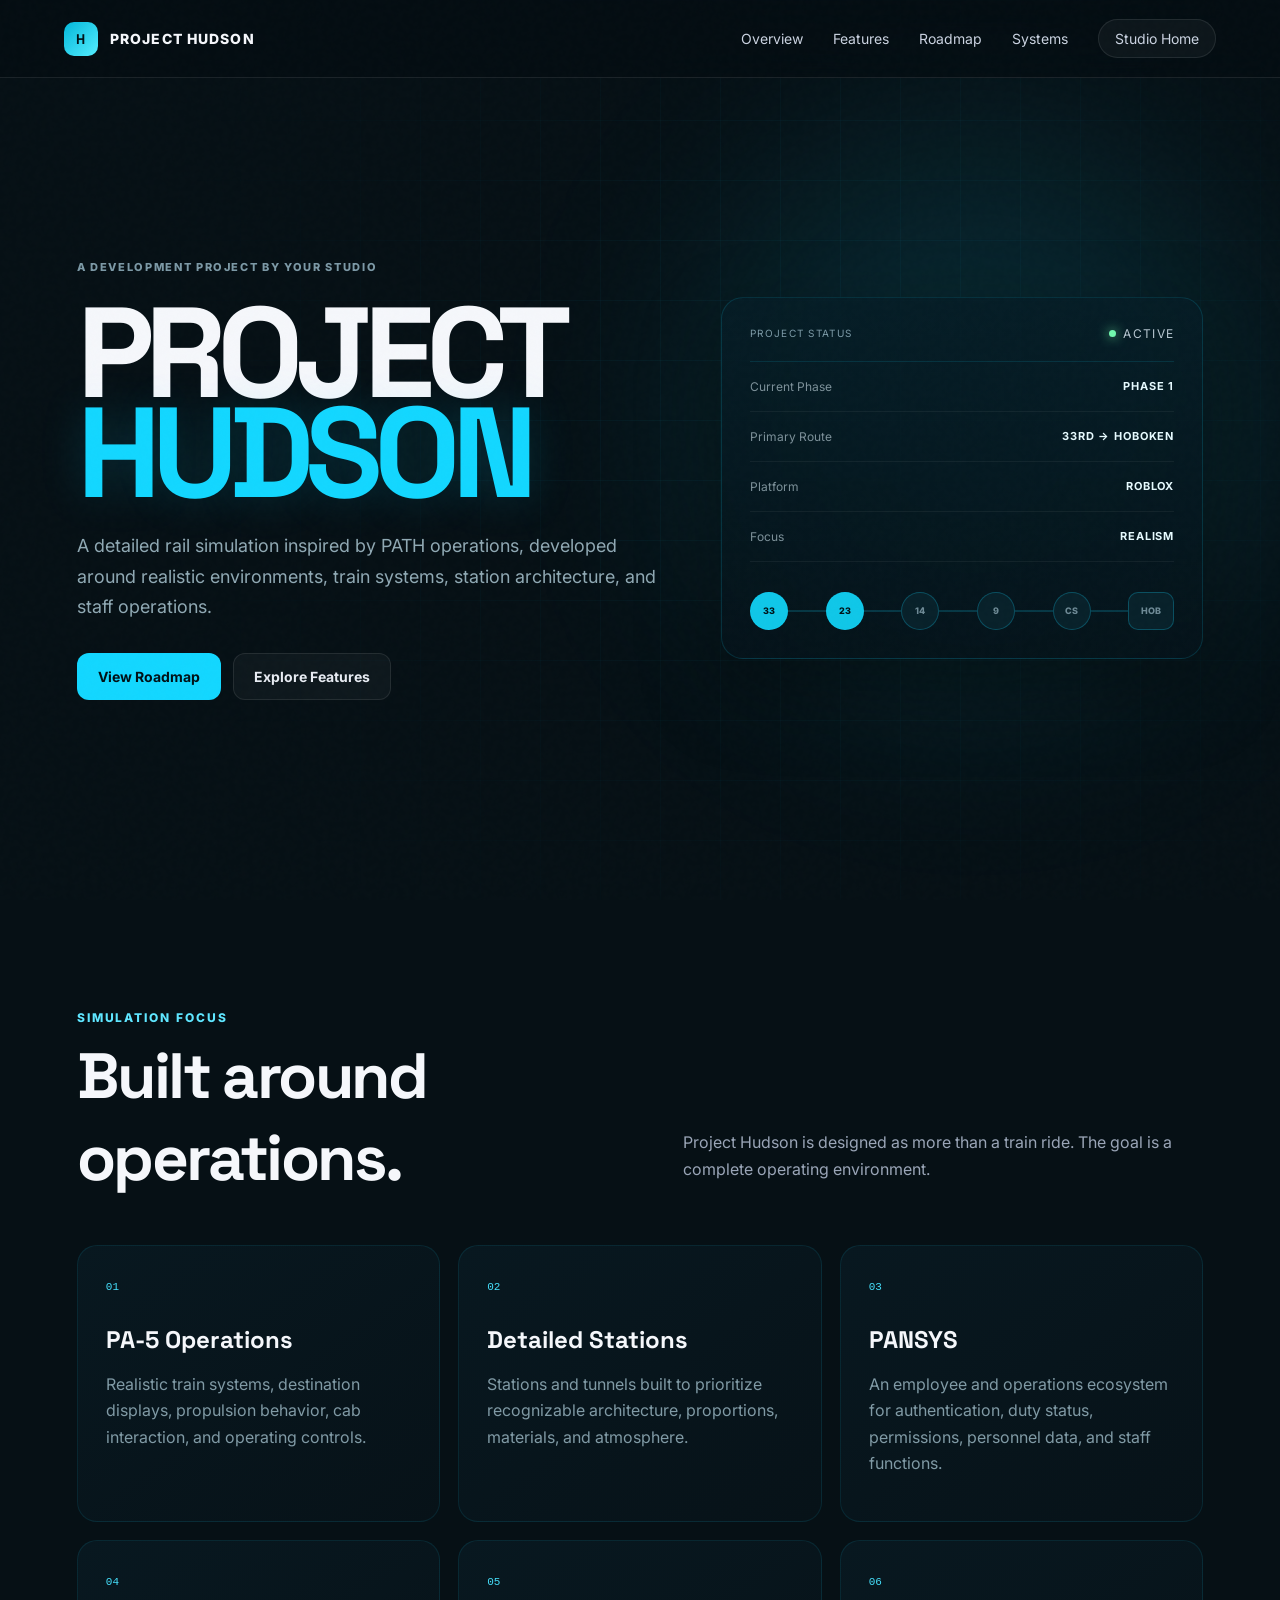
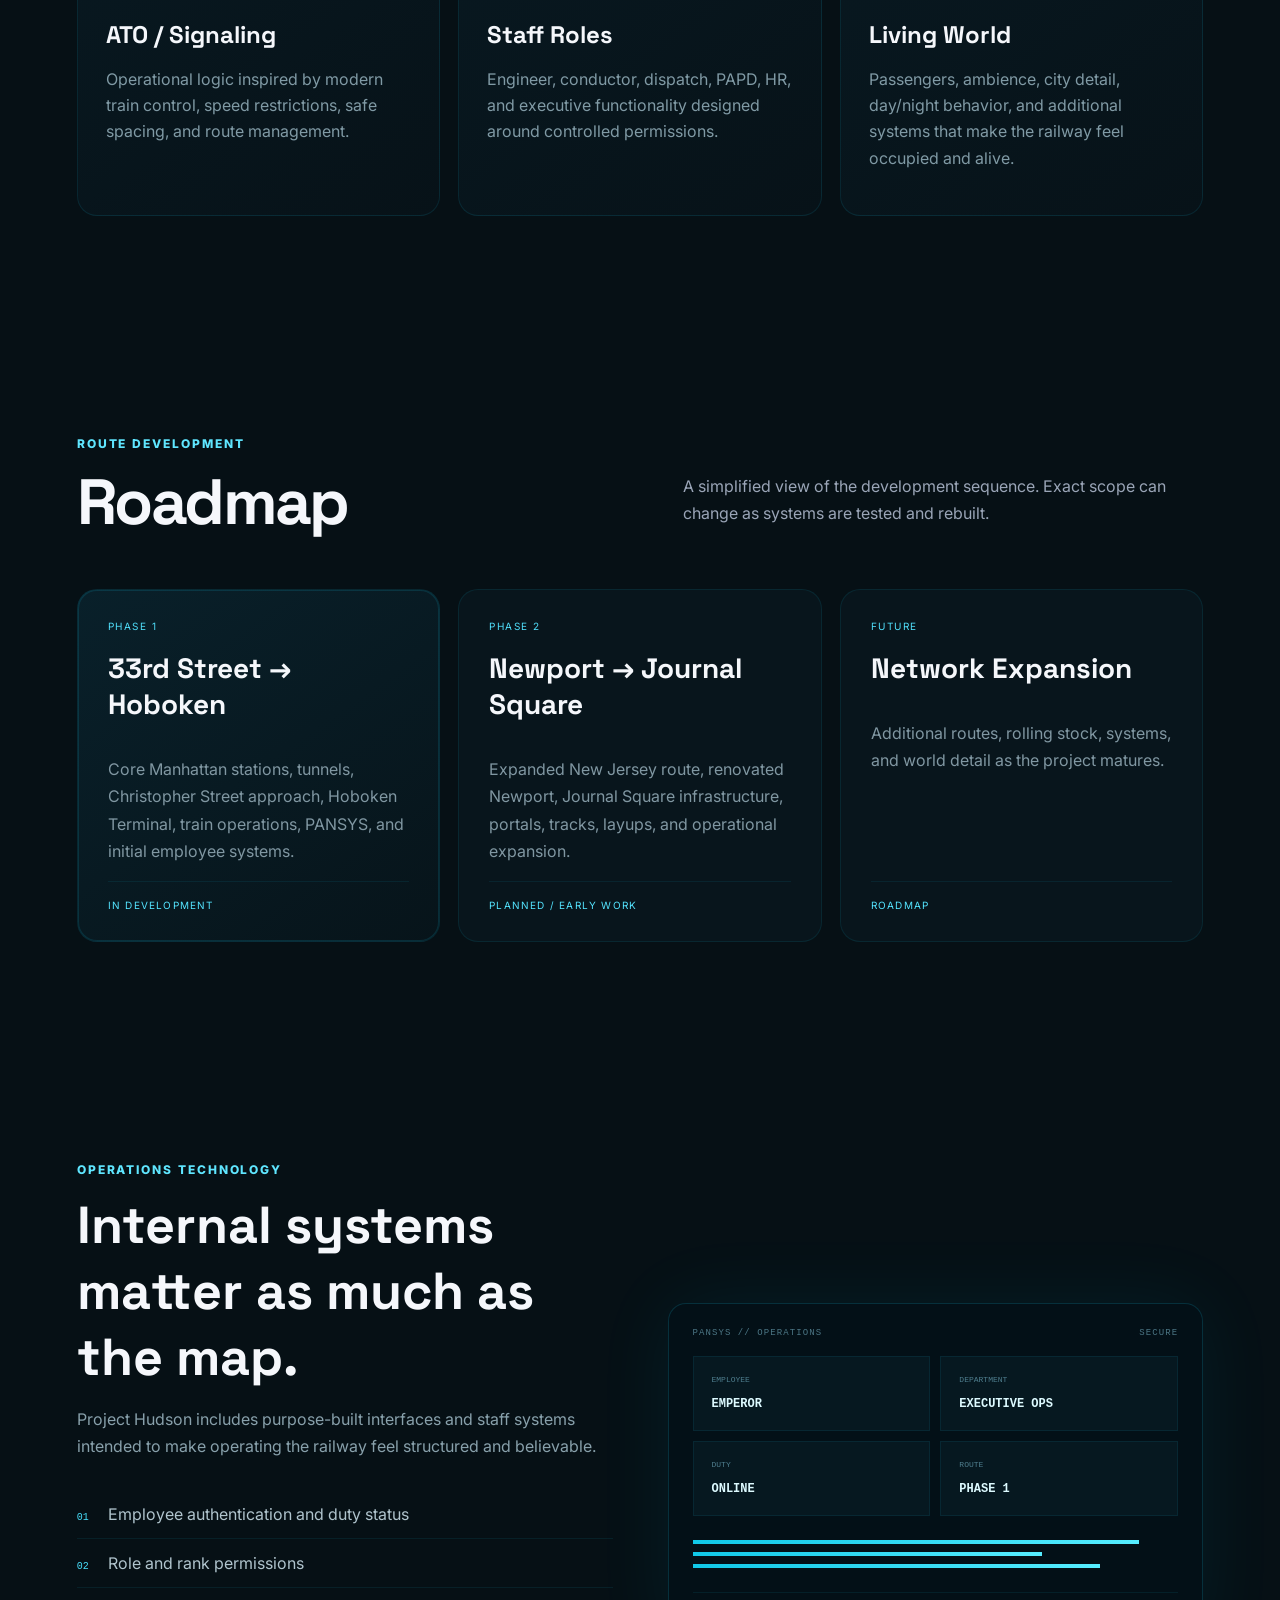
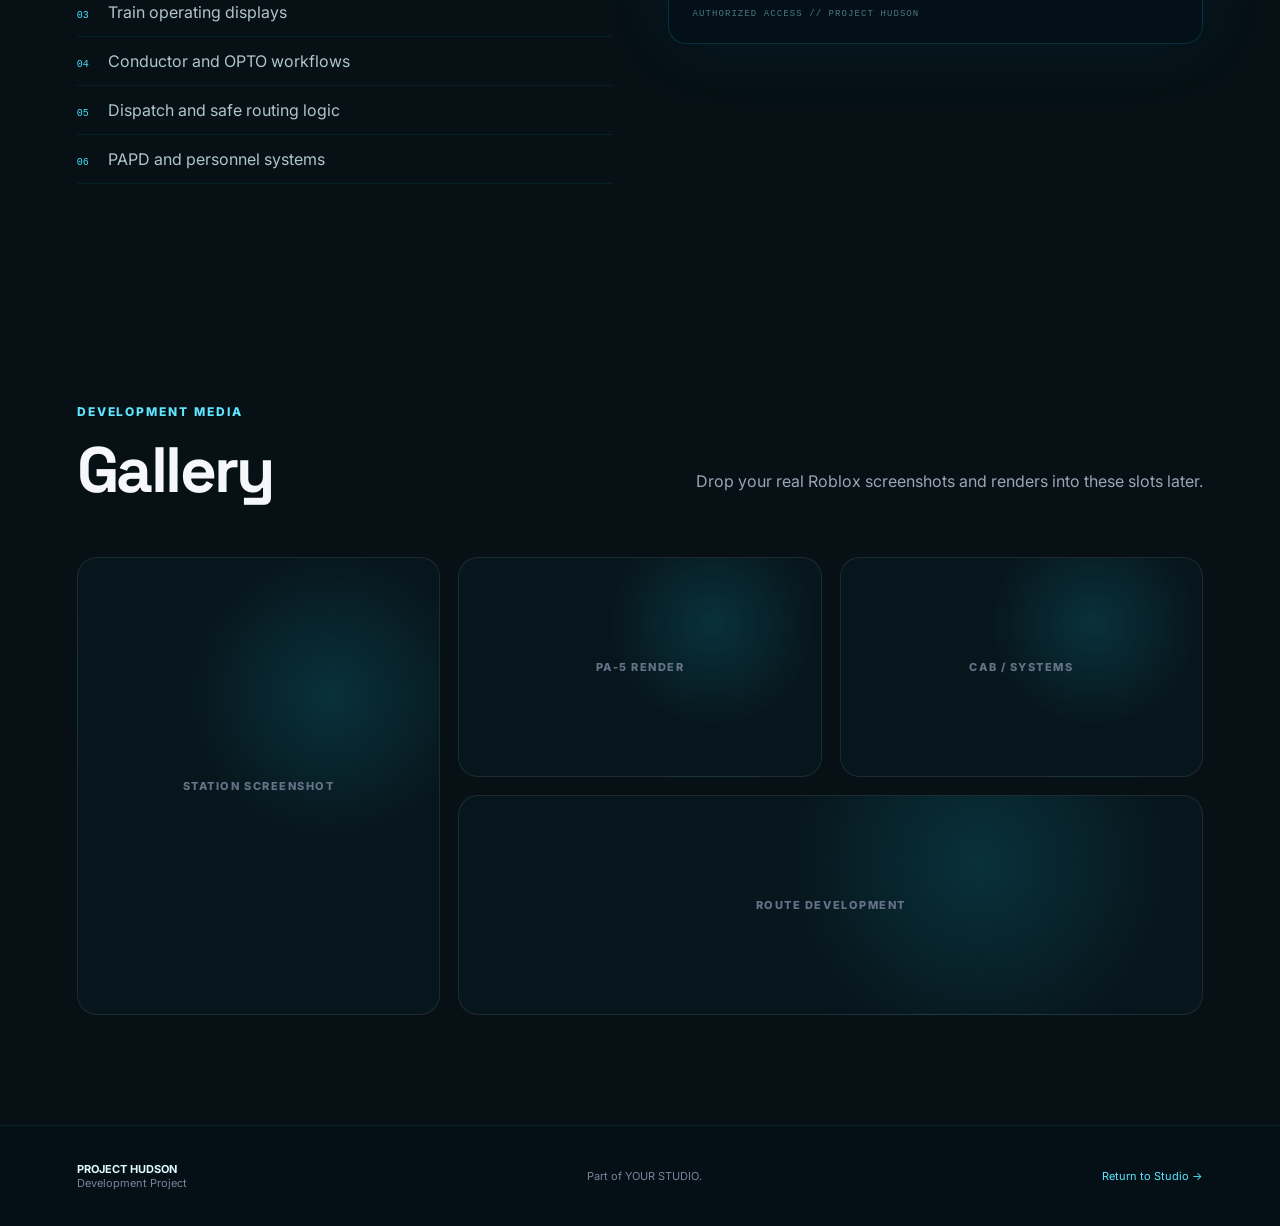
<file: emperor-dev-site/project-hudson.html>
<!DOCTYPE html>
<html lang="en">
<head>
  <meta charset="UTF-8" />
  <meta name="viewport" content="width=device-width, initial-scale=1.0" />
  <meta name="description" content="Project Hudson development page." />
  <title>Project Hudson | Studio</title>
  <link rel="preconnect" href="https://fonts.googleapis.com">
  <link rel="preconnect" href="https://fonts.gstatic.com" crossorigin>
  <link href="https://fonts.googleapis.com/css2?family=Inter:wght@400;500;600;700;800&family=Space+Grotesk:wght@500;600;700&display=swap" rel="stylesheet">
  <link rel="stylesheet" href="styles.css" />
</head>
<body class="hudson-page">
  <div class="noise"></div>
  <header class="site-header hudson-header">
    <a href="index.html" class="brand"><span class="brand-mark hudson-mark">H</span><span>PROJECT HUDSON</span></a>
    <button class="menu-toggle" aria-label="Toggle navigation">☰</button>
    <nav class="nav-links">
      <a href="#overview">Overview</a>
      <a href="#features">Features</a>
      <a href="#roadmap">Roadmap</a>
      <a href="#systems">Systems</a>
      <a href="index.html" class="nav-cta">Studio Home</a>
    </nav>
  </header>

  <main>
    <section class="hudson-hero" id="overview">
      <div class="hudson-lines"></div>
      <div class="hudson-hero-content reveal">
        <span class="project-kicker">A DEVELOPMENT PROJECT BY <span data-studio-name>YOUR STUDIO</span></span>
        <h1>PROJECT<br><span>HUDSON</span></h1>
        <p>A detailed rail simulation inspired by PATH operations, developed around realistic environments, train systems, station architecture, and staff operations.</p>
        <div class="hero-actions">
          <a href="#roadmap" class="btn hudson-btn">View Roadmap</a>
          <a href="#features" class="btn btn-secondary">Explore Features</a>
        </div>
      </div>
      <div class="hudson-status-panel reveal delay-1">
        <div class="status-panel-head"><span>PROJECT STATUS</span><span class="live-chip"><span></span> ACTIVE</span></div>
        <div class="status-row"><span>Current Phase</span><strong>PHASE 1</strong></div>
        <div class="status-row"><span>Primary Route</span><strong>33RD → HOBOKEN</strong></div>
        <div class="status-row"><span>Platform</span><strong>ROBLOX</strong></div>
        <div class="status-row"><span>Focus</span><strong>REALISM</strong></div>
        <div class="route-line">
          <span class="station done">33</span><i></i><span class="station done">23</span><i></i><span class="station">14</span><i></i><span class="station">9</span><i></i><span class="station">CS</span><i></i><span class="station terminal">HOB</span>
        </div>
      </div>
    </section>

    <section class="section hudson-section" id="features">
      <div class="section-heading reveal">
        <div><span class="eyebrow cyan">Simulation Focus</span><h2>Built around operations.</h2></div>
        <p>Project Hudson is designed as more than a train ride. The goal is a complete operating environment.</p>
      </div>
      <div class="feature-grid">
        <div class="feature-card reveal"><span class="feature-number">01</span><h3>PA-5 Operations</h3><p>Realistic train systems, destination displays, propulsion behavior, cab interaction, and operating controls.</p></div>
        <div class="feature-card reveal delay-1"><span class="feature-number">02</span><h3>Detailed Stations</h3><p>Stations and tunnels built to prioritize recognizable architecture, proportions, materials, and atmosphere.</p></div>
        <div class="feature-card reveal delay-2"><span class="feature-number">03</span><h3>PANSYS</h3><p>An employee and operations ecosystem for authentication, duty status, permissions, personnel data, and staff functions.</p></div>
        <div class="feature-card reveal"><span class="feature-number">04</span><h3>ATO / Signaling</h3><p>Operational logic inspired by modern train control, speed restrictions, safe spacing, and route management.</p></div>
        <div class="feature-card reveal delay-1"><span class="feature-number">05</span><h3>Staff Roles</h3><p>Engineer, conductor, dispatch, PAPD, HR, and executive functionality designed around controlled permissions.</p></div>
        <div class="feature-card reveal delay-2"><span class="feature-number">06</span><h3>Living World</h3><p>Passengers, ambience, city detail, day/night behavior, and additional systems that make the railway feel occupied and alive.</p></div>
      </div>
    </section>

    <section class="section hudson-section" id="roadmap">
      <div class="section-heading reveal">
        <div><span class="eyebrow cyan">Route Development</span><h2>Roadmap</h2></div>
        <p>A simplified view of the development sequence. Exact scope can change as systems are tested and rebuilt.</p>
      </div>
      <div class="roadmap-grid">
        <div class="roadmap-card active reveal"><span>PHASE 1</span><h3>33rd Street → Hoboken</h3><p>Core Manhattan stations, tunnels, Christopher Street approach, Hoboken Terminal, train operations, PANSYS, and initial employee systems.</p><div class="roadmap-state">IN DEVELOPMENT</div></div>
        <div class="roadmap-card reveal delay-1"><span>PHASE 2</span><h3>Newport → Journal Square</h3><p>Expanded New Jersey route, renovated Newport, Journal Square infrastructure, portals, tracks, layups, and operational expansion.</p><div class="roadmap-state">PLANNED / EARLY WORK</div></div>
        <div class="roadmap-card reveal delay-2"><span>FUTURE</span><h3>Network Expansion</h3><p>Additional routes, rolling stock, systems, and world detail as the project matures.</p><div class="roadmap-state">ROADMAP</div></div>
      </div>
    </section>

    <section class="section hudson-section" id="systems">
      <div class="systems-layout reveal">
        <div class="systems-copy">
          <span class="eyebrow cyan">Operations Technology</span>
          <h2>Internal systems matter as much as the map.</h2>
          <p>Project Hudson includes purpose-built interfaces and staff systems intended to make operating the railway feel structured and believable.</p>
          <ul class="systems-list">
            <li><span>01</span> Employee authentication and duty status</li>
            <li><span>02</span> Role and rank permissions</li>
            <li><span>03</span> Train operating displays</li>
            <li><span>04</span> Conductor and OPTO workflows</li>
            <li><span>05</span> Dispatch and safe routing logic</li>
            <li><span>06</span> PAPD and personnel systems</li>
          </ul>
        </div>
        <div class="systems-screen">
          <div class="screen-head"><span>PANSYS // OPERATIONS</span><span>SECURE</span></div>
          <div class="screen-grid">
            <div><small>EMPLOYEE</small><strong>EMPEROR</strong></div>
            <div><small>DEPARTMENT</small><strong>EXECUTIVE OPS</strong></div>
            <div><small>DUTY</small><strong class="ok">ONLINE</strong></div>
            <div><small>ROUTE</small><strong>PHASE 1</strong></div>
          </div>
          <div class="screen-bars"><span style="width:92%"></span><span style="width:72%"></span><span style="width:84%"></span></div>
          <div class="screen-footer">AUTHORIZED ACCESS // PROJECT HUDSON</div>
        </div>
      </div>
    </section>

    <section class="section hudson-gallery">
      <div class="section-heading reveal">
        <div><span class="eyebrow cyan">Development Media</span><h2>Gallery</h2></div>
        <p>Drop your real Roblox screenshots and renders into these slots later.</p>
      </div>
      <div class="media-grid reveal">
        <div class="media-tile large hudson-media"><div class="media-placeholder">STATION SCREENSHOT</div></div>
        <div class="media-tile hudson-media"><div class="media-placeholder">PA-5 RENDER</div></div>
        <div class="media-tile hudson-media"><div class="media-placeholder">CAB / SYSTEMS</div></div>
        <div class="media-tile wide hudson-media"><div class="media-placeholder">ROUTE DEVELOPMENT</div></div>
      </div>
    </section>
  </main>

  <footer class="hudson-footer">
    <div><strong>PROJECT HUDSON</strong><span>Development Project</span></div>
    <p>Part of <span data-studio-name>YOUR STUDIO</span>.</p>
    <a href="index.html">Return to Studio →</a>
  </footer>

  <script src="script.js"></script>
</body>
</html>
</file>
<file: styles.css>
:root{
  --bg:#090b10;
  --bg-2:#0e1118;
  --panel:#121722;
  --panel-2:#171d2a;
  --text:#f5f7fb;
  --muted:#9aa5b7;
  --line:rgba(255,255,255,.09);
  --accent:#6f7cff;
  --accent-2:#48d7ff;
  --hudson:#13d7ff;
  --hudson-dark:#07141a;
  --success:#71f7ae;
  --radius:24px;
}
*{box-sizing:border-box}
html{scroll-behavior:smooth}
body{margin:0;background:var(--bg);color:var(--text);font-family:Inter,system-ui,sans-serif;overflow-x:hidden}
a{text-decoration:none;color:inherit}
button{font:inherit}
.noise{position:fixed;inset:0;pointer-events:none;opacity:.025;z-index:50;background-image:url("data:image/svg+xml,%3Csvg viewBox='0 0 180 180' xmlns='http://www.w3.org/2000/svg'%3E%3Cfilter id='n'%3E%3CfeTurbulence type='fractalNoise' baseFrequency='.8' numOctaves='4' stitchTiles='stitch'/%3E%3C/filter%3E%3Crect width='100%25' height='100%25' filter='url(%23n)' opacity='.65'/%3E%3C/svg%3E")}
.site-header{height:78px;display:flex;align-items:center;justify-content:space-between;padding:0 clamp(24px,5vw,80px);position:fixed;left:0;right:0;top:0;z-index:40;background:rgba(9,11,16,.72);backdrop-filter:blur(18px);border-bottom:1px solid var(--line)}
.brand{display:flex;align-items:center;gap:12px;font-weight:800;letter-spacing:.08em;font-size:14px}.brand-mark{width:34px;height:34px;border-radius:10px;display:grid;place-items:center;background:linear-gradient(135deg,var(--accent),var(--accent-2));color:white;font-family:Space Grotesk}.brand.compact{font-size:12px}
.nav-links{display:flex;gap:30px;align-items:center;font-size:14px;color:#cbd3e1}.nav-links a:hover{color:#fff}.nav-cta{padding:10px 16px;border:1px solid var(--line);border-radius:999px;background:rgba(255,255,255,.04)}.menu-toggle{display:none;background:transparent;border:0;color:white;font-size:24px}
.hero{min-height:100vh;padding:130px clamp(24px,6vw,100px) 70px;display:grid;grid-template-columns:1.08fr .92fr;gap:50px;align-items:center;position:relative;isolation:isolate;overflow:hidden}.hero-grid{position:absolute;inset:0;background-image:linear-gradient(rgba(255,255,255,.035) 1px,transparent 1px),linear-gradient(90deg,rgba(255,255,255,.035) 1px,transparent 1px);background-size:54px 54px;mask-image:linear-gradient(to bottom,black,transparent 85%);z-index:-2}.hero:after{content:"";position:absolute;width:600px;height:600px;border-radius:50%;background:rgba(82,102,255,.16);filter:blur(120px);right:-120px;top:5%;z-index:-3}.eyebrow{font-size:12px;font-weight:800;letter-spacing:.16em;text-transform:uppercase;color:#aeb9ca;display:flex;align-items:center;gap:9px}.status-dot{width:8px;height:8px;border-radius:50%;background:var(--success);box-shadow:0 0 0 7px rgba(113,247,174,.08)}h1,h2,h3{font-family:Space Grotesk,Inter,sans-serif}.hero h1{font-size:clamp(54px,7vw,98px);line-height:.95;letter-spacing:-.05em;margin:24px 0}.hero h1 span{background:linear-gradient(90deg,#fff 0,#97a3ff 45%,#56e1ff 100%);-webkit-background-clip:text;color:transparent}.hero-copy{font-size:19px;line-height:1.7;color:var(--muted);max-width:700px}.hero-actions{display:flex;gap:12px;flex-wrap:wrap;margin-top:30px}.btn{display:inline-flex;align-items:center;justify-content:center;padding:14px 20px;border-radius:12px;border:1px solid transparent;font-weight:700;font-size:14px;transition:.25s}.btn-primary{background:linear-gradient(135deg,var(--accent),#5060ff);box-shadow:0 12px 35px rgba(80,96,255,.25)}.btn-primary:hover{transform:translateY(-2px);box-shadow:0 16px 40px rgba(80,96,255,.35)}.btn-secondary{border-color:var(--line);background:rgba(255,255,255,.035);color:#e8ecf3}.btn-secondary:hover{background:rgba(255,255,255,.07)}.btn-light{background:white;color:#10131a}.btn:disabled{opacity:.45;cursor:not-allowed}.hero-stats{display:flex;gap:36px;margin-top:55px}.hero-stats div{display:flex;flex-direction:column}.hero-stats strong{font-size:24px}.hero-stats span{font-size:12px;color:var(--muted);margin-top:5px}.hero-visual{position:relative;min-height:500px;display:grid;place-items:center}.glass-card{background:linear-gradient(180deg,rgba(22,28,41,.93),rgba(12,16,24,.92));border:1px solid rgba(255,255,255,.1);box-shadow:0 35px 90px rgba(0,0,0,.45),inset 0 1px rgba(255,255,255,.04);backdrop-filter:blur(18px)}.terminal-card{width:min(100%,540px);border-radius:22px;overflow:hidden;transform:perspective(1000px) rotateY(-5deg) rotateX(2deg)}.terminal-topbar{height:52px;border-bottom:1px solid var(--line);display:flex;align-items:center;padding:0 18px;gap:8px}.terminal-topbar span{width:9px;height:9px;border-radius:50%;background:#374052}.terminal-topbar em{margin-left:auto;font-style:normal;color:#77839a;font-size:10px;letter-spacing:.14em}.terminal-body{padding:28px 30px 34px;font-family:ui-monospace,SFMono-Regular,Menlo,monospace;color:#aab5c7;font-size:13px;line-height:2.2}.terminal-body b{color:white}.terminal-body .ok{color:var(--success)}.prompt{color:var(--accent-2);padding-right:7px}.cursor{display:inline-block;width:8px;height:14px;background:var(--accent-2);animation:blink 1s steps(1) infinite}.orb{position:absolute;border-radius:50%;filter:blur(2px)}.orb-one{width:290px;height:290px;background:radial-gradient(circle,#5969ff66,transparent 70%);right:8%;top:10%}.orb-two{width:180px;height:180px;background:radial-gradient(circle,#4be0ff55,transparent 70%);left:8%;bottom:8%}@keyframes blink{50%{opacity:0}}
.section{padding:110px clamp(24px,6vw,100px)}.section-heading{display:flex;align-items:end;justify-content:space-between;gap:40px;margin-bottom:46px}.section-heading h2{font-size:clamp(40px,5vw,66px);margin:10px 0 0;letter-spacing:-.04em}.section-heading>p{max-width:520px;color:var(--muted);line-height:1.7}.projects-grid{display:grid;grid-template-columns:1.6fr .75fr;gap:24px}.project-card{border:1px solid var(--line);border-radius:var(--radius);min-height:500px;position:relative;overflow:hidden;background:var(--panel)}.project-card.hudson{background:linear-gradient(135deg,#08171e 0,#0b2330 48%,#071217 100%)}.project-card-bg{position:absolute;inset:0;background:radial-gradient(circle at 70% 28%,rgba(19,215,255,.23),transparent 26%),linear-gradient(120deg,transparent 55%,rgba(19,215,255,.05));}.project-card-bg:after{content:"";position:absolute;inset:0;background:repeating-linear-gradient(90deg,transparent 0 42px,rgba(255,255,255,.025) 43px)}.project-badge{position:absolute;top:25px;right:25px;border:1px solid rgba(19,215,255,.25);color:#7aeaff;background:rgba(19,215,255,.08);padding:8px 11px;border-radius:999px;font-size:10px;font-weight:800;letter-spacing:.15em}.project-content{position:absolute;left:36px;right:36px;bottom:34px}.project-meta{display:flex;gap:10px;flex-wrap:wrap}.project-meta span{font-size:10px;letter-spacing:.12em;font-weight:800;border:1px solid rgba(255,255,255,.1);padding:7px 9px;border-radius:999px;color:#a7bbca}.project-content h3{font-size:50px;margin:16px 0 8px}.project-content p{color:#a5b4c1;max-width:660px;line-height:1.65}.project-progress{margin:26px 0 22px;max-width:460px}.progress-label{display:flex;justify-content:space-between;font-size:11px;color:#9db3c0;margin-bottom:9px}.progress-track{height:6px;border-radius:999px;background:rgba(255,255,255,.09);overflow:hidden}.progress-fill{height:100%;border-radius:inherit;background:linear-gradient(90deg,#19d7ff,#7af4ff)}.project-actions{display:flex;align-items:center;gap:18px}.live-chip{display:inline-flex;align-items:center;gap:7px;color:#b8c8d2;font-size:12px}.live-chip>span{width:7px;height:7px;background:var(--success);border-radius:50%;box-shadow:0 0 12px var(--success)}.placeholder-card{padding:38px;display:flex;flex-direction:column;justify-content:end;background:linear-gradient(160deg,#151a25,#0d1017)}.placeholder-icon{position:absolute;right:30px;top:22px;font-size:80px;line-height:1;color:rgba(255,255,255,.07);font-weight:300}.placeholder-card h3{font-size:34px;margin:14px 0}.placeholder-card p{color:var(--muted);line-height:1.6}.placeholder-card .btn{align-self:flex-start;margin-top:18px}
.development-section{background:linear-gradient(180deg,#0b0e14,#0e1118)}.timeline{max-width:980px;margin:0 auto;position:relative}.timeline-line{position:absolute;left:103px;top:0;bottom:0;width:1px;background:linear-gradient(var(--accent),rgba(255,255,255,.08))}.timeline-item{display:grid;grid-template-columns:75px 55px 1fr;gap:0;margin-bottom:28px;position:relative;align-items:start}.timeline-date{font-size:10px;letter-spacing:.15em;color:#77839a;padding-top:28px}.timeline-node{width:13px;height:13px;border-radius:50%;border:3px solid var(--bg-2);background:#556070;margin-top:26px;margin-left:22px;z-index:2}.timeline-item.active .timeline-node{background:var(--accent-2);box-shadow:0 0 18px rgba(72,215,255,.45)}.timeline-card{border:1px solid var(--line);background:rgba(255,255,255,.025);padding:26px 28px;border-radius:18px}.timeline-card h3{font-size:22px;margin:10px 0}.timeline-card p{color:var(--muted);line-height:1.65;margin-bottom:0}.tag{font-size:9px;letter-spacing:.13em;font-weight:800;border:1px solid var(--line);padding:6px 8px;border-radius:999px;color:#8f9caf}.active-tag{color:#76e6ff;border-color:rgba(72,215,255,.25);background:rgba(72,215,255,.06)}
.media-grid{display:grid;grid-template-columns:repeat(3,1fr);grid-auto-rows:220px;gap:18px}.media-tile{border-radius:20px;border:1px solid var(--line);background:radial-gradient(circle at 70% 30%,rgba(111,124,255,.18),transparent 35%),#111620;display:grid;place-items:center;overflow:hidden;position:relative}.media-tile.large{grid-row:span 2}.media-tile.wide{grid-column:span 2}.media-placeholder{font-size:11px;font-weight:800;letter-spacing:.14em;color:#657287}.about-section{padding-top:40px}.about-card{border:1px solid var(--line);border-radius:30px;padding:55px;display:grid;grid-template-columns:1.4fr .6fr;gap:50px;background:linear-gradient(145deg,#111620,#0b0f16)}.about-card h2{font-size:52px;margin:13px 0}.about-card p{color:var(--muted);line-height:1.75;max-width:700px}.signature-block{border-left:1px solid var(--line);padding-left:42px;display:flex;flex-direction:column;justify-content:center}.signature-block span,.signature-block em{color:var(--muted);font-size:12px}.signature-block strong{font-family:Space Grotesk;font-size:44px;margin:8px 0}.contact-card{display:flex;align-items:center;justify-content:space-between;gap:30px;border:1px solid rgba(111,124,255,.2);border-radius:28px;padding:45px;background:linear-gradient(120deg,rgba(111,124,255,.12),rgba(72,215,255,.05))}.contact-card h2{font-size:40px;margin:10px 0}.contact-card p{color:var(--muted);margin:0}footer{display:flex;align-items:center;justify-content:space-between;gap:25px;padding:32px clamp(24px,6vw,100px);border-top:1px solid var(--line);color:#78859a;font-size:11px}.footer-note{text-transform:uppercase;letter-spacing:.12em}
/* Hudson project identity */
.hudson-page{background:#061015}.hudson-header{background:rgba(4,14,19,.78)}.hudson-mark{background:linear-gradient(135deg,#03b8da,#54edff);color:#001217}.hudson-hero{min-height:100vh;padding:145px clamp(24px,6vw,100px) 90px;display:grid;grid-template-columns:1.1fr .9fr;align-items:center;gap:55px;position:relative;overflow:hidden}.hudson-lines{position:absolute;inset:0;background-image:linear-gradient(rgba(19,215,255,.06) 1px,transparent 1px),linear-gradient(90deg,rgba(19,215,255,.05) 1px,transparent 1px);background-size:60px 60px;mask-image:radial-gradient(circle at 65% 45%,black,transparent 72%);z-index:-2}.hudson-hero:after{content:"";position:absolute;width:560px;height:560px;border-radius:50%;right:2%;top:15%;background:rgba(19,215,255,.11);filter:blur(100px);z-index:-3}.project-kicker{font-size:11px;letter-spacing:.15em;color:#7c99a6;font-weight:800}.hudson-hero h1{font-size:clamp(72px,10vw,145px);line-height:.78;letter-spacing:-.07em;margin:28px 0}.hudson-hero h1 span{color:var(--hudson);text-shadow:0 0 45px rgba(19,215,255,.17)}.hudson-hero-content>p{font-size:18px;line-height:1.7;color:#90a9b4;max-width:720px}.hudson-btn{background:var(--hudson);color:#001116}.hudson-status-panel{border:1px solid rgba(19,215,255,.15);border-radius:22px;background:linear-gradient(180deg,rgba(6,29,38,.9),rgba(5,19,26,.92));box-shadow:0 30px 80px rgba(0,0,0,.35);padding:28px}.status-panel-head{display:flex;justify-content:space-between;align-items:center;font-size:10px;letter-spacing:.13em;color:#7d9ba8;padding-bottom:20px;border-bottom:1px solid rgba(19,215,255,.12)}.status-row{display:flex;justify-content:space-between;padding:17px 0;border-bottom:1px solid rgba(255,255,255,.05);font-size:12px}.status-row span{color:#7d919a}.status-row strong{font-size:11px;color:#e7fbff;letter-spacing:.08em}.route-line{display:flex;align-items:center;margin-top:30px}.station{width:38px;height:38px;border-radius:50%;border:1px solid rgba(19,215,255,.25);display:grid;place-items:center;font-size:9px;font-weight:800;color:#6e8a96;background:#08212a}.station.done{background:#10c7e8;color:#001216}.station.terminal{border-radius:10px;width:46px}.route-line i{height:2px;flex:1;background:rgba(19,215,255,.18)}.hudson-section{background:#061015}.cyan{color:#5fe6ff}.feature-grid{display:grid;grid-template-columns:repeat(3,1fr);gap:18px}.feature-card{border:1px solid rgba(19,215,255,.1);background:linear-gradient(145deg,#081820,#071218);border-radius:20px;padding:28px;min-height:240px}.feature-number{font-family:ui-monospace,monospace;color:#46dffb;font-size:11px}.feature-card h3{font-size:24px;margin:30px 0 12px}.feature-card p{color:#809aa5;line-height:1.65}.roadmap-grid{display:grid;grid-template-columns:repeat(3,1fr);gap:18px}.roadmap-card{border:1px solid rgba(19,215,255,.09);border-radius:20px;padding:30px;background:#08151c;display:flex;flex-direction:column;min-height:320px}.roadmap-card.active{box-shadow:inset 0 0 0 1px rgba(19,215,255,.13);background:linear-gradient(145deg,#09202a,#07141a)}.roadmap-card>span{font-size:10px;letter-spacing:.15em;color:#50dffb}.roadmap-card h3{font-size:28px;margin:18px 0}.roadmap-card p{color:#8097a2;line-height:1.7}.roadmap-state{margin-top:auto;font-size:10px;letter-spacing:.12em;color:#54e4ff;border-top:1px solid rgba(19,215,255,.08);padding-top:17px}.systems-layout{display:grid;grid-template-columns:1fr 1fr;gap:55px;align-items:center}.systems-copy h2{font-size:52px;margin:15px 0}.systems-copy>p{color:#88a0ab;line-height:1.7}.systems-list{list-style:none;padding:0;margin:30px 0 0}.systems-list li{padding:14px 0;border-bottom:1px solid rgba(19,215,255,.08);color:#b0c4cd}.systems-list span{color:#47dffb;font-family:ui-monospace,monospace;font-size:10px;margin-right:15px}.systems-screen{border:1px solid rgba(19,215,255,.16);border-radius:18px;background:#031017;padding:24px;font-family:ui-monospace,monospace;box-shadow:0 0 80px rgba(19,215,255,.07)}.screen-head,.screen-footer{display:flex;justify-content:space-between;font-size:9px;letter-spacing:.12em;color:#4c7685;padding-bottom:18px}.screen-grid{display:grid;grid-template-columns:1fr 1fr;gap:10px}.screen-grid div{border:1px solid rgba(19,215,255,.08);padding:18px;background:#061820}.screen-grid small{display:block;color:#4f7e8e;font-size:8px;margin-bottom:10px}.screen-grid strong{font-size:12px;color:#ddfaff}.screen-bars{display:flex;flex-direction:column;gap:8px;margin:24px 0}.screen-bars span{display:block;height:4px;background:linear-gradient(90deg,#10c8e8,#56edff)}.screen-footer{border-top:1px solid rgba(19,215,255,.08);padding:16px 0 0}.hudson-media{background:radial-gradient(circle at 70% 30%,rgba(19,215,255,.14),transparent 35%),#07161c}.hudson-footer{background:#041016;border-color:rgba(19,215,255,.09)}.hudson-footer div{display:flex;flex-direction:column}.hudson-footer strong{color:#dffbff}.hudson-footer a{color:#57e7ff}
.reveal{opacity:0;transform:translateY(24px);transition:opacity .7s ease,transform .7s ease}.reveal.visible{opacity:1;transform:none}.delay-1{transition-delay:.12s}.delay-2{transition-delay:.22s}
@media (max-width:980px){.hero,.hudson-hero{grid-template-columns:1fr}.hero{padding-top:140px}.hero-visual{min-height:390px}.projects-grid,.about-card,.systems-layout{grid-template-columns:1fr}.feature-grid,.roadmap-grid{grid-template-columns:1fr 1fr}.signature-block{border-left:0;border-top:1px solid var(--line);padding:30px 0 0}.section-heading{align-items:start;flex-direction:column}.media-grid{grid-template-columns:1fr 1fr}.media-tile.wide{grid-column:span 2}}
@media (max-width:720px){.site-header{height:68px}.menu-toggle{display:block}.nav-links{position:absolute;top:68px;left:16px;right:16px;display:none;flex-direction:column;align-items:stretch;background:#10151f;border:1px solid var(--line);padding:18px;border-radius:16px}.nav-links.open{display:flex}.nav-links a{padding:10px}.hero,.hudson-hero{padding-left:20px;padding-right:20px}.hero h1{font-size:54px}.hudson-hero h1{font-size:76px}.hero-stats{gap:18px;flex-wrap:wrap}.section{padding:80px 20px}.project-content{left:22px;right:22px}.project-content h3{font-size:39px}.projects-grid{grid-template-columns:1fr}.placeholder-card{min-height:360px}.timeline-line{left:76px}.timeline-item{grid-template-columns:55px 42px 1fr}.timeline-node{margin-left:15px}.feature-grid,.roadmap-grid{grid-template-columns:1fr}.media-grid{grid-template-columns:1fr;grid-auto-rows:200px}.media-tile.large{grid-row:span 1}.media-tile.wide{grid-column:span 1}.about-card{padding:30px}.about-card h2,.systems-copy h2{font-size:40px}.contact-card{align-items:flex-start;flex-direction:column}.hudson-status-panel{padding:20px}.route-line{overflow-x:auto}.station{flex:0 0 auto}.route-line i{min-width:20px}footer{flex-direction:column;align-items:flex-start}.terminal-card{transform:none}}
</file>
<file: emperor-dev-site/styles.css>
:root{
  --bg:#090b10;
  --bg-2:#0e1118;
  --panel:#121722;
  --panel-2:#171d2a;
  --text:#f5f7fb;
  --muted:#9aa5b7;
  --line:rgba(255,255,255,.09);
  --accent:#6f7cff;
  --accent-2:#48d7ff;
  --hudson:#13d7ff;
  --hudson-dark:#07141a;
  --success:#71f7ae;
  --radius:24px;
}
*{box-sizing:border-box}
html{scroll-behavior:smooth}
body{margin:0;background:var(--bg);color:var(--text);font-family:Inter,system-ui,sans-serif;overflow-x:hidden}
a{text-decoration:none;color:inherit}
button{font:inherit}
.noise{position:fixed;inset:0;pointer-events:none;opacity:.025;z-index:50;background-image:url("data:image/svg+xml,%3Csvg viewBox='0 0 180 180' xmlns='http://www.w3.org/2000/svg'%3E%3Cfilter id='n'%3E%3CfeTurbulence type='fractalNoise' baseFrequency='.8' numOctaves='4' stitchTiles='stitch'/%3E%3C/filter%3E%3Crect width='100%25' height='100%25' filter='url(%23n)' opacity='.65'/%3E%3C/svg%3E")}
.site-header{height:78px;display:flex;align-items:center;justify-content:space-between;padding:0 clamp(24px,5vw,80px);position:fixed;left:0;right:0;top:0;z-index:40;background:rgba(9,11,16,.72);backdrop-filter:blur(18px);border-bottom:1px solid var(--line)}
.brand{display:flex;align-items:center;gap:12px;font-weight:800;letter-spacing:.08em;font-size:14px}.brand-mark{width:34px;height:34px;border-radius:10px;display:grid;place-items:center;background:linear-gradient(135deg,var(--accent),var(--accent-2));color:white;font-family:Space Grotesk}.brand.compact{font-size:12px}
.nav-links{display:flex;gap:30px;align-items:center;font-size:14px;color:#cbd3e1}.nav-links a:hover{color:#fff}.nav-cta{padding:10px 16px;border:1px solid var(--line);border-radius:999px;background:rgba(255,255,255,.04)}.menu-toggle{display:none;background:transparent;border:0;color:white;font-size:24px}
.hero{min-height:100vh;padding:130px clamp(24px,6vw,100px) 70px;display:grid;grid-template-columns:1.08fr .92fr;gap:50px;align-items:center;position:relative;isolation:isolate;overflow:hidden}.hero-grid{position:absolute;inset:0;background-image:linear-gradient(rgba(255,255,255,.035) 1px,transparent 1px),linear-gradient(90deg,rgba(255,255,255,.035) 1px,transparent 1px);background-size:54px 54px;mask-image:linear-gradient(to bottom,black,transparent 85%);z-index:-2}.hero:after{content:"";position:absolute;width:600px;height:600px;border-radius:50%;background:rgba(82,102,255,.16);filter:blur(120px);right:-120px;top:5%;z-index:-3}.eyebrow{font-size:12px;font-weight:800;letter-spacing:.16em;text-transform:uppercase;color:#aeb9ca;display:flex;align-items:center;gap:9px}.status-dot{width:8px;height:8px;border-radius:50%;background:var(--success);box-shadow:0 0 0 7px rgba(113,247,174,.08)}h1,h2,h3{font-family:Space Grotesk,Inter,sans-serif}.hero h1{font-size:clamp(54px,7vw,98px);line-height:.95;letter-spacing:-.05em;margin:24px 0}.hero h1 span{background:linear-gradient(90deg,#fff 0,#97a3ff 45%,#56e1ff 100%);-webkit-background-clip:text;color:transparent}.hero-copy{font-size:19px;line-height:1.7;color:var(--muted);max-width:700px}.hero-actions{display:flex;gap:12px;flex-wrap:wrap;margin-top:30px}.btn{display:inline-flex;align-items:center;justify-content:center;padding:14px 20px;border-radius:12px;border:1px solid transparent;font-weight:700;font-size:14px;transition:.25s}.btn-primary{background:linear-gradient(135deg,var(--accent),#5060ff);box-shadow:0 12px 35px rgba(80,96,255,.25)}.btn-primary:hover{transform:translateY(-2px);box-shadow:0 16px 40px rgba(80,96,255,.35)}.btn-secondary{border-color:var(--line);background:rgba(255,255,255,.035);color:#e8ecf3}.btn-secondary:hover{background:rgba(255,255,255,.07)}.btn-light{background:white;color:#10131a}.btn:disabled{opacity:.45;cursor:not-allowed}.hero-stats{display:flex;gap:36px;margin-top:55px}.hero-stats div{display:flex;flex-direction:column}.hero-stats strong{font-size:24px}.hero-stats span{font-size:12px;color:var(--muted);margin-top:5px}.hero-visual{position:relative;min-height:500px;display:grid;place-items:center}.glass-card{background:linear-gradient(180deg,rgba(22,28,41,.93),rgba(12,16,24,.92));border:1px solid rgba(255,255,255,.1);box-shadow:0 35px 90px rgba(0,0,0,.45),inset 0 1px rgba(255,255,255,.04);backdrop-filter:blur(18px)}.terminal-card{width:min(100%,540px);border-radius:22px;overflow:hidden;transform:perspective(1000px) rotateY(-5deg) rotateX(2deg)}.terminal-topbar{height:52px;border-bottom:1px solid var(--line);display:flex;align-items:center;padding:0 18px;gap:8px}.terminal-topbar span{width:9px;height:9px;border-radius:50%;background:#374052}.terminal-topbar em{margin-left:auto;font-style:normal;color:#77839a;font-size:10px;letter-spacing:.14em}.terminal-body{padding:28px 30px 34px;font-family:ui-monospace,SFMono-Regular,Menlo,monospace;color:#aab5c7;font-size:13px;line-height:2.2}.terminal-body b{color:white}.terminal-body .ok{color:var(--success)}.prompt{color:var(--accent-2);padding-right:7px}.cursor{display:inline-block;width:8px;height:14px;background:var(--accent-2);animation:blink 1s steps(1) infinite}.orb{position:absolute;border-radius:50%;filter:blur(2px)}.orb-one{width:290px;height:290px;background:radial-gradient(circle,#5969ff66,transparent 70%);right:8%;top:10%}.orb-two{width:180px;height:180px;background:radial-gradient(circle,#4be0ff55,transparent 70%);left:8%;bottom:8%}@keyframes blink{50%{opacity:0}}
.section{padding:110px clamp(24px,6vw,100px)}.section-heading{display:flex;align-items:end;justify-content:space-between;gap:40px;margin-bottom:46px}.section-heading h2{font-size:clamp(40px,5vw,66px);margin:10px 0 0;letter-spacing:-.04em}.section-heading>p{max-width:520px;color:var(--muted);line-height:1.7}.projects-grid{display:grid;grid-template-columns:1.6fr .75fr;gap:24px}.project-card{border:1px solid var(--line);border-radius:var(--radius);min-height:500px;position:relative;overflow:hidden;background:var(--panel)}.project-card.hudson{background:linear-gradient(135deg,#08171e 0,#0b2330 48%,#071217 100%)}.project-card-bg{position:absolute;inset:0;background:radial-gradient(circle at 70% 28%,rgba(19,215,255,.23),transparent 26%),linear-gradient(120deg,transparent 55%,rgba(19,215,255,.05));}.project-card-bg:after{content:"";position:absolute;inset:0;background:repeating-linear-gradient(90deg,transparent 0 42px,rgba(255,255,255,.025) 43px)}.project-badge{position:absolute;top:25px;right:25px;border:1px solid rgba(19,215,255,.25);color:#7aeaff;background:rgba(19,215,255,.08);padding:8px 11px;border-radius:999px;font-size:10px;font-weight:800;letter-spacing:.15em}.project-content{position:absolute;left:36px;right:36px;bottom:34px}.project-meta{display:flex;gap:10px;flex-wrap:wrap}.project-meta span{font-size:10px;letter-spacing:.12em;font-weight:800;border:1px solid rgba(255,255,255,.1);padding:7px 9px;border-radius:999px;color:#a7bbca}.project-content h3{font-size:50px;margin:16px 0 8px}.project-content p{color:#a5b4c1;max-width:660px;line-height:1.65}.project-progress{margin:26px 0 22px;max-width:460px}.progress-label{display:flex;justify-content:space-between;font-size:11px;color:#9db3c0;margin-bottom:9px}.progress-track{height:6px;border-radius:999px;background:rgba(255,255,255,.09);overflow:hidden}.progress-fill{height:100%;border-radius:inherit;background:linear-gradient(90deg,#19d7ff,#7af4ff)}.project-actions{display:flex;align-items:center;gap:18px}.live-chip{display:inline-flex;align-items:center;gap:7px;color:#b8c8d2;font-size:12px}.live-chip>span{width:7px;height:7px;background:var(--success);border-radius:50%;box-shadow:0 0 12px var(--success)}.placeholder-card{padding:38px;display:flex;flex-direction:column;justify-content:end;background:linear-gradient(160deg,#151a25,#0d1017)}.placeholder-icon{position:absolute;right:30px;top:22px;font-size:80px;line-height:1;color:rgba(255,255,255,.07);font-weight:300}.placeholder-card h3{font-size:34px;margin:14px 0}.placeholder-card p{color:var(--muted);line-height:1.6}.placeholder-card .btn{align-self:flex-start;margin-top:18px}
.development-section{background:linear-gradient(180deg,#0b0e14,#0e1118)}.timeline{max-width:980px;margin:0 auto;position:relative}.timeline-line{position:absolute;left:103px;top:0;bottom:0;width:1px;background:linear-gradient(var(--accent),rgba(255,255,255,.08))}.timeline-item{display:grid;grid-template-columns:75px 55px 1fr;gap:0;margin-bottom:28px;position:relative;align-items:start}.timeline-date{font-size:10px;letter-spacing:.15em;color:#77839a;padding-top:28px}.timeline-node{width:13px;height:13px;border-radius:50%;border:3px solid var(--bg-2);background:#556070;margin-top:26px;margin-left:22px;z-index:2}.timeline-item.active .timeline-node{background:var(--accent-2);box-shadow:0 0 18px rgba(72,215,255,.45)}.timeline-card{border:1px solid var(--line);background:rgba(255,255,255,.025);padding:26px 28px;border-radius:18px}.timeline-card h3{font-size:22px;margin:10px 0}.timeline-card p{color:var(--muted);line-height:1.65;margin-bottom:0}.tag{font-size:9px;letter-spacing:.13em;font-weight:800;border:1px solid var(--line);padding:6px 8px;border-radius:999px;color:#8f9caf}.active-tag{color:#76e6ff;border-color:rgba(72,215,255,.25);background:rgba(72,215,255,.06)}
.media-grid{display:grid;grid-template-columns:repeat(3,1fr);grid-auto-rows:220px;gap:18px}.media-tile{border-radius:20px;border:1px solid var(--line);background:radial-gradient(circle at 70% 30%,rgba(111,124,255,.18),transparent 35%),#111620;display:grid;place-items:center;overflow:hidden;position:relative}.media-tile.large{grid-row:span 2}.media-tile.wide{grid-column:span 2}.media-placeholder{font-size:11px;font-weight:800;letter-spacing:.14em;color:#657287}.about-section{padding-top:40px}.about-card{border:1px solid var(--line);border-radius:30px;padding:55px;display:grid;grid-template-columns:1.4fr .6fr;gap:50px;background:linear-gradient(145deg,#111620,#0b0f16)}.about-card h2{font-size:52px;margin:13px 0}.about-card p{color:var(--muted);line-height:1.75;max-width:700px}.signature-block{border-left:1px solid var(--line);padding-left:42px;display:flex;flex-direction:column;justify-content:center}.signature-block span,.signature-block em{color:var(--muted);font-size:12px}.signature-block strong{font-family:Space Grotesk;font-size:44px;margin:8px 0}.contact-card{display:flex;align-items:center;justify-content:space-between;gap:30px;border:1px solid rgba(111,124,255,.2);border-radius:28px;padding:45px;background:linear-gradient(120deg,rgba(111,124,255,.12),rgba(72,215,255,.05))}.contact-card h2{font-size:40px;margin:10px 0}.contact-card p{color:var(--muted);margin:0}footer{display:flex;align-items:center;justify-content:space-between;gap:25px;padding:32px clamp(24px,6vw,100px);border-top:1px solid var(--line);color:#78859a;font-size:11px}.footer-note{text-transform:uppercase;letter-spacing:.12em}
/* Hudson project identity */
.hudson-page{background:#061015}.hudson-header{background:rgba(4,14,19,.78)}.hudson-mark{background:linear-gradient(135deg,#03b8da,#54edff);color:#001217}.hudson-hero{min-height:100vh;padding:145px clamp(24px,6vw,100px) 90px;display:grid;grid-template-columns:1.1fr .9fr;align-items:center;gap:55px;position:relative;overflow:hidden}.hudson-lines{position:absolute;inset:0;background-image:linear-gradient(rgba(19,215,255,.06) 1px,transparent 1px),linear-gradient(90deg,rgba(19,215,255,.05) 1px,transparent 1px);background-size:60px 60px;mask-image:radial-gradient(circle at 65% 45%,black,transparent 72%);z-index:-2}.hudson-hero:after{content:"";position:absolute;width:560px;height:560px;border-radius:50%;right:2%;top:15%;background:rgba(19,215,255,.11);filter:blur(100px);z-index:-3}.project-kicker{font-size:11px;letter-spacing:.15em;color:#7c99a6;font-weight:800}.hudson-hero h1{font-size:clamp(72px,10vw,145px);line-height:.78;letter-spacing:-.07em;margin:28px 0}.hudson-hero h1 span{color:var(--hudson);text-shadow:0 0 45px rgba(19,215,255,.17)}.hudson-hero-content>p{font-size:18px;line-height:1.7;color:#90a9b4;max-width:720px}.hudson-btn{background:var(--hudson);color:#001116}.hudson-status-panel{border:1px solid rgba(19,215,255,.15);border-radius:22px;background:linear-gradient(180deg,rgba(6,29,38,.9),rgba(5,19,26,.92));box-shadow:0 30px 80px rgba(0,0,0,.35);padding:28px}.status-panel-head{display:flex;justify-content:space-between;align-items:center;font-size:10px;letter-spacing:.13em;color:#7d9ba8;padding-bottom:20px;border-bottom:1px solid rgba(19,215,255,.12)}.status-row{display:flex;justify-content:space-between;padding:17px 0;border-bottom:1px solid rgba(255,255,255,.05);font-size:12px}.status-row span{color:#7d919a}.status-row strong{font-size:11px;color:#e7fbff;letter-spacing:.08em}.route-line{display:flex;align-items:center;margin-top:30px}.station{width:38px;height:38px;border-radius:50%;border:1px solid rgba(19,215,255,.25);display:grid;place-items:center;font-size:9px;font-weight:800;color:#6e8a96;background:#08212a}.station.done{background:#10c7e8;color:#001216}.station.terminal{border-radius:10px;width:46px}.route-line i{height:2px;flex:1;background:rgba(19,215,255,.18)}.hudson-section{background:#061015}.cyan{color:#5fe6ff}.feature-grid{display:grid;grid-template-columns:repeat(3,1fr);gap:18px}.feature-card{border:1px solid rgba(19,215,255,.1);background:linear-gradient(145deg,#081820,#071218);border-radius:20px;padding:28px;min-height:240px}.feature-number{font-family:ui-monospace,monospace;color:#46dffb;font-size:11px}.feature-card h3{font-size:24px;margin:30px 0 12px}.feature-card p{color:#809aa5;line-height:1.65}.roadmap-grid{display:grid;grid-template-columns:repeat(3,1fr);gap:18px}.roadmap-card{border:1px solid rgba(19,215,255,.09);border-radius:20px;padding:30px;background:#08151c;display:flex;flex-direction:column;min-height:320px}.roadmap-card.active{box-shadow:inset 0 0 0 1px rgba(19,215,255,.13);background:linear-gradient(145deg,#09202a,#07141a)}.roadmap-card>span{font-size:10px;letter-spacing:.15em;color:#50dffb}.roadmap-card h3{font-size:28px;margin:18px 0}.roadmap-card p{color:#8097a2;line-height:1.7}.roadmap-state{margin-top:auto;font-size:10px;letter-spacing:.12em;color:#54e4ff;border-top:1px solid rgba(19,215,255,.08);padding-top:17px}.systems-layout{display:grid;grid-template-columns:1fr 1fr;gap:55px;align-items:center}.systems-copy h2{font-size:52px;margin:15px 0}.systems-copy>p{color:#88a0ab;line-height:1.7}.systems-list{list-style:none;padding:0;margin:30px 0 0}.systems-list li{padding:14px 0;border-bottom:1px solid rgba(19,215,255,.08);color:#b0c4cd}.systems-list span{color:#47dffb;font-family:ui-monospace,monospace;font-size:10px;margin-right:15px}.systems-screen{border:1px solid rgba(19,215,255,.16);border-radius:18px;background:#031017;padding:24px;font-family:ui-monospace,monospace;box-shadow:0 0 80px rgba(19,215,255,.07)}.screen-head,.screen-footer{display:flex;justify-content:space-between;font-size:9px;letter-spacing:.12em;color:#4c7685;padding-bottom:18px}.screen-grid{display:grid;grid-template-columns:1fr 1fr;gap:10px}.screen-grid div{border:1px solid rgba(19,215,255,.08);padding:18px;background:#061820}.screen-grid small{display:block;color:#4f7e8e;font-size:8px;margin-bottom:10px}.screen-grid strong{font-size:12px;color:#ddfaff}.screen-bars{display:flex;flex-direction:column;gap:8px;margin:24px 0}.screen-bars span{display:block;height:4px;background:linear-gradient(90deg,#10c8e8,#56edff)}.screen-footer{border-top:1px solid rgba(19,215,255,.08);padding:16px 0 0}.hudson-media{background:radial-gradient(circle at 70% 30%,rgba(19,215,255,.14),transparent 35%),#07161c}.hudson-footer{background:#041016;border-color:rgba(19,215,255,.09)}.hudson-footer div{display:flex;flex-direction:column}.hudson-footer strong{color:#dffbff}.hudson-footer a{color:#57e7ff}
.reveal{opacity:0;transform:translateY(24px);transition:opacity .7s ease,transform .7s ease}.reveal.visible{opacity:1;transform:none}.delay-1{transition-delay:.12s}.delay-2{transition-delay:.22s}
@media (max-width:980px){.hero,.hudson-hero{grid-template-columns:1fr}.hero{padding-top:140px}.hero-visual{min-height:390px}.projects-grid,.about-card,.systems-layout{grid-template-columns:1fr}.feature-grid,.roadmap-grid{grid-template-columns:1fr 1fr}.signature-block{border-left:0;border-top:1px solid var(--line);padding:30px 0 0}.section-heading{align-items:start;flex-direction:column}.media-grid{grid-template-columns:1fr 1fr}.media-tile.wide{grid-column:span 2}}
@media (max-width:720px){.site-header{height:68px}.menu-toggle{display:block}.nav-links{position:absolute;top:68px;left:16px;right:16px;display:none;flex-direction:column;align-items:stretch;background:#10151f;border:1px solid var(--line);padding:18px;border-radius:16px}.nav-links.open{display:flex}.nav-links a{padding:10px}.hero,.hudson-hero{padding-left:20px;padding-right:20px}.hero h1{font-size:54px}.hudson-hero h1{font-size:76px}.hero-stats{gap:18px;flex-wrap:wrap}.section{padding:80px 20px}.project-content{left:22px;right:22px}.project-content h3{font-size:39px}.projects-grid{grid-template-columns:1fr}.placeholder-card{min-height:360px}.timeline-line{left:76px}.timeline-item{grid-template-columns:55px 42px 1fr}.timeline-node{margin-left:15px}.feature-grid,.roadmap-grid{grid-template-columns:1fr}.media-grid{grid-template-columns:1fr;grid-auto-rows:200px}.media-tile.large{grid-row:span 1}.media-tile.wide{grid-column:span 1}.about-card{padding:30px}.about-card h2,.systems-copy h2{font-size:40px}.contact-card{align-items:flex-start;flex-direction:column}.hudson-status-panel{padding:20px}.route-line{overflow-x:auto}.station{flex:0 0 auto}.route-line i{min-width:20px}footer{flex-direction:column;align-items:flex-start}.terminal-card{transform:none}}
</file>
